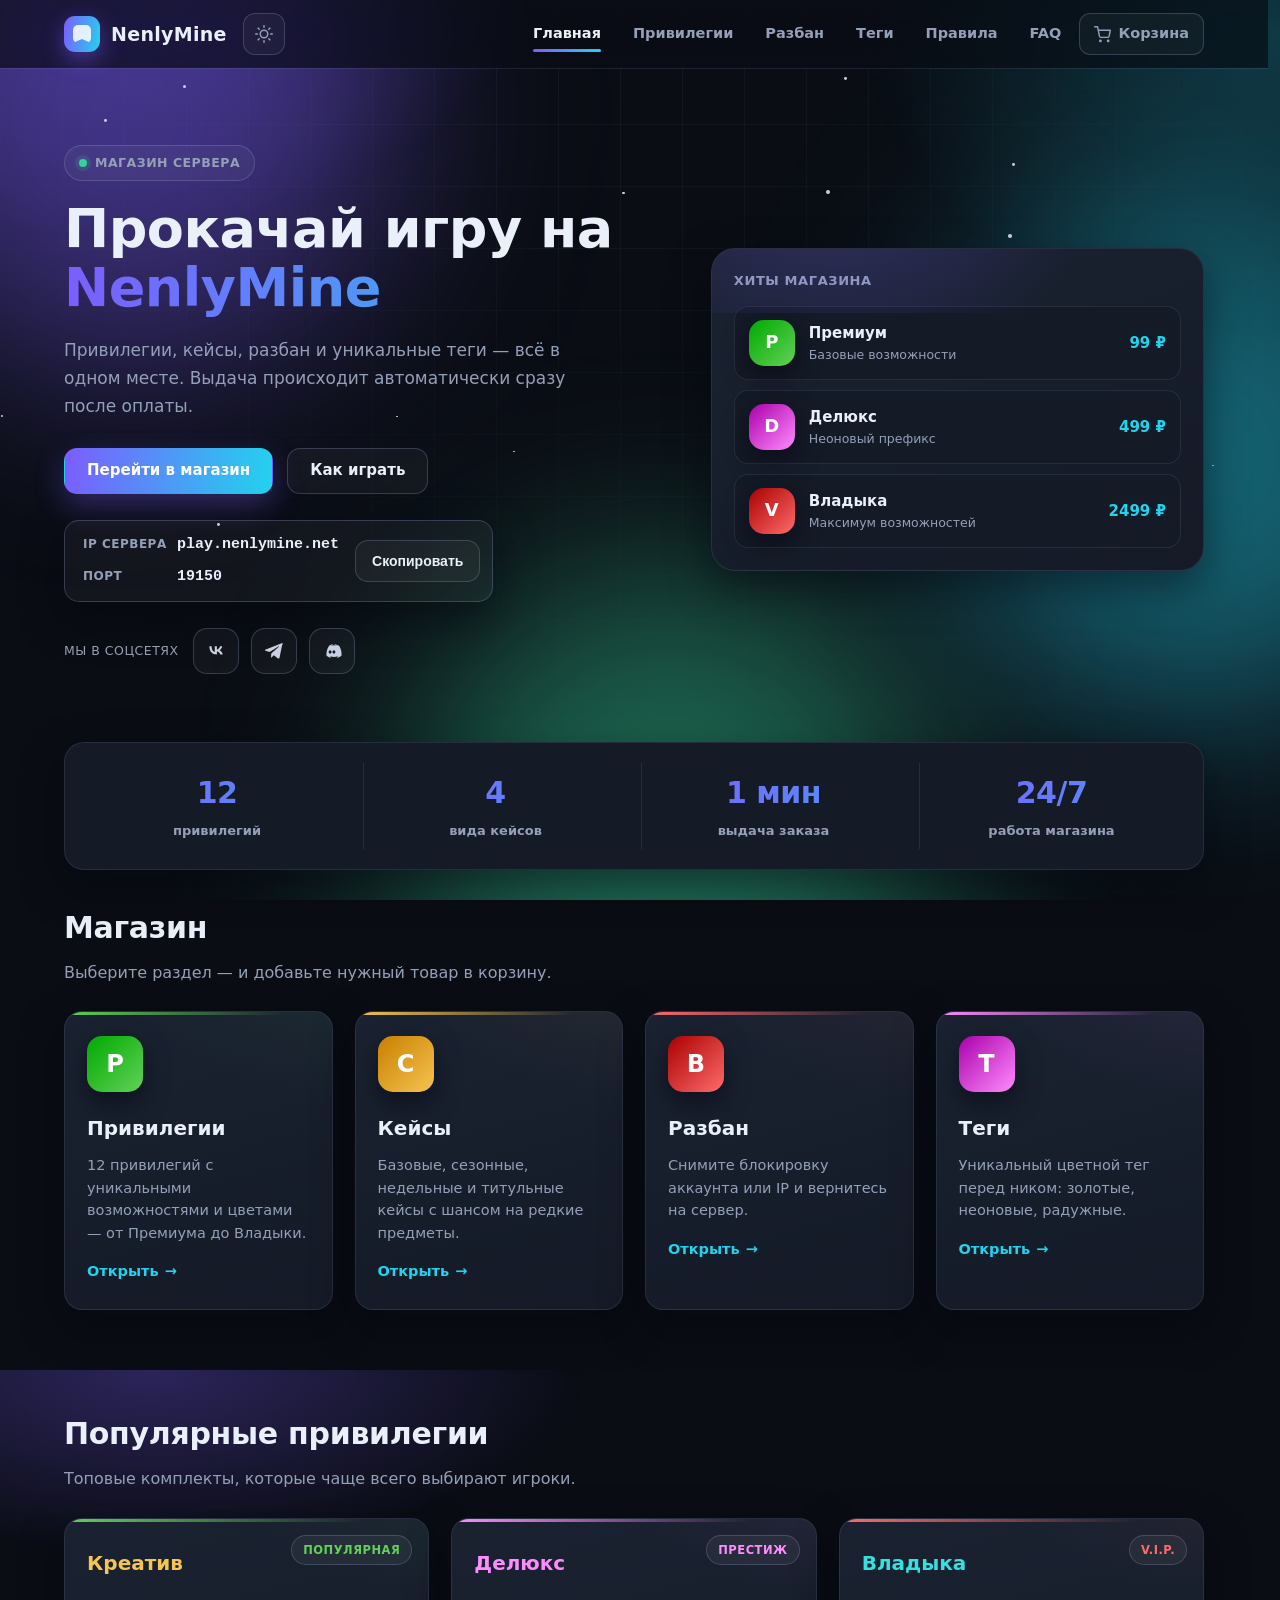
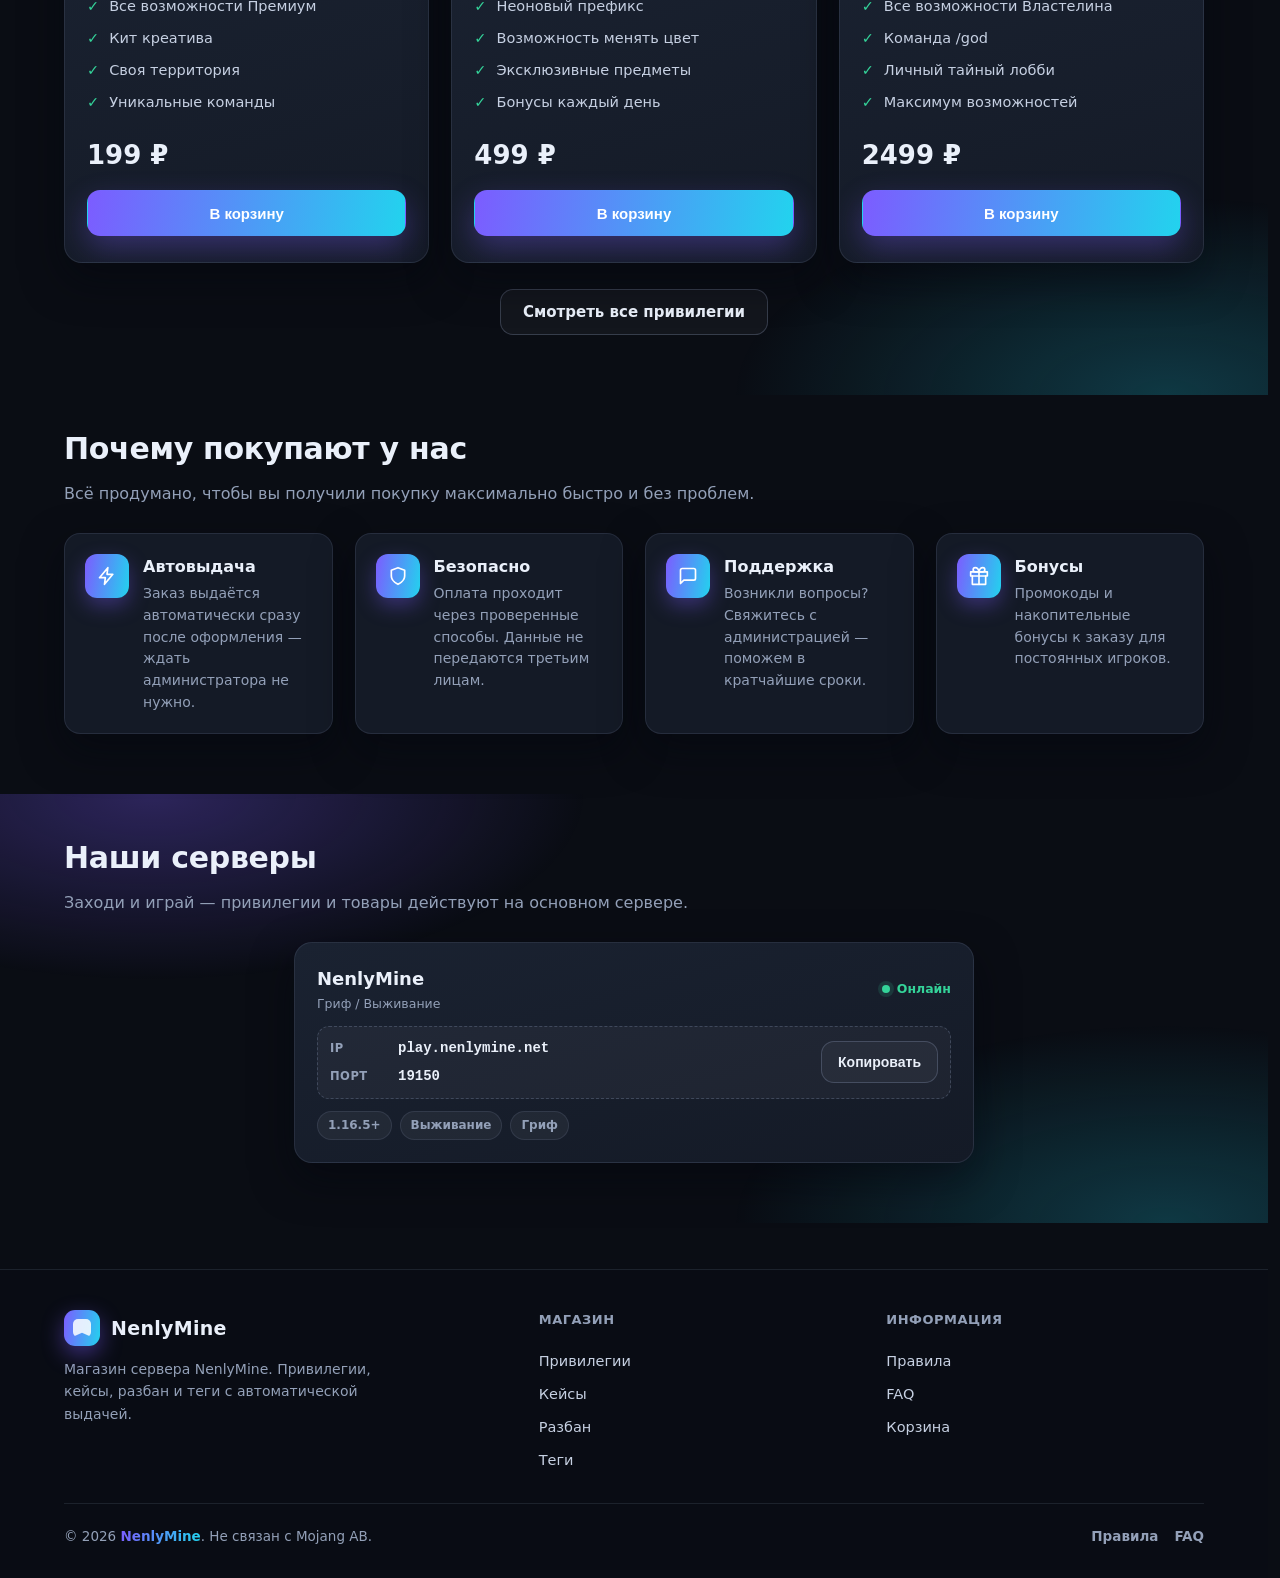
<file: index.html>
<!DOCTYPE html>
<html lang="ru">
<head>
    <meta charset="UTF-8">
    <meta name="viewport" content="width=device-width, initial-scale=1.0">
    <title>NenlyMine — Магазин сервера</title>
    <meta name="description" content="Официальный магазин сервера NenlyMine: привилегии, кейсы, разбан и теги. Мгновенная автоматическая выдача.">
    <link rel="stylesheet" href="style.css?v=11"><script>try{if(localStorage.getItem('nenlymine-theme')==='light'){document.documentElement.setAttribute('data-theme','light');}}catch(e){}</script>
</head>
<body>
    <header class="site-header">
        <div class="container">
            <a href="index.html" class="logo">
                <span class="logo-block"></span>
                <span class="logo-text">NenlyMine</span>
            </a>
            <button class="theme-toggle" id="themeToggle" type="button" aria-label="Переключить тему">
                <svg class="icon-moon" viewBox="0 0 24 24" width="18" height="18" fill="none" stroke="currentColor" stroke-width="2" stroke-linecap="round" stroke-linejoin="round"><path d="M21 12.79A9 9 0 1 1 11.21 3 7 7 0 0 0 21 12.79z"/></svg>
                <svg class="icon-sun" viewBox="0 0 24 24" width="18" height="18" fill="none" stroke="currentColor" stroke-width="2" stroke-linecap="round" stroke-linejoin="round"><circle cx="12" cy="12" r="5"/><line x1="12" y1="1" x2="12" y2="3"/><line x1="12" y1="21" x2="12" y2="23"/><line x1="4.22" y1="4.22" x2="5.64" y2="5.64"/><line x1="18.36" y1="18.36" x2="19.78" y2="19.78"/><line x1="1" y1="12" x2="3" y2="12"/><line x1="21" y1="12" x2="23" y2="12"/><line x1="4.22" y1="19.78" x2="5.64" y2="18.36"/><line x1="18.36" y1="5.64" x2="19.78" y2="4.22"/></svg>
            </button>
            <nav class="nav" id="siteNav">
                <a href="index.html" class="active">Главная</a>
                <a href="privileges.html">Привилегии</a>
                <a href="unban.html">Разбан</a>
                <a href="titles.html">Теги</a>
                <a href="rules.html">Правила</a>
                <a href="faq.html">FAQ</a>
                <a href="cart.html" class="cart-link">
                    <svg viewBox="0 0 24 24" width="17" height="17" fill="none" stroke="currentColor" stroke-width="2" stroke-linecap="round" stroke-linejoin="round"><circle cx="9" cy="21" r="1"/><circle cx="20" cy="21" r="1"/><path d="M1 1h4l2.68 13.39a2 2 0 0 0 2 1.61h9.72a2 2 0 0 0 2-1.61L23 6H6"/></svg>
                    <span class="cart-label">Корзина</span>
                    <span id="cartBadge" class="cart-count" style="display:none"></span>
                </a>
            </nav>
            <button class="hamburger" id="menuToggle" type="button" aria-label="Открыть меню" aria-expanded="false">
                <svg class="icon-burger" viewBox="0 0 24 24" width="18" height="18" fill="none" stroke="currentColor" stroke-width="2" stroke-linecap="round"><line x1="4" y1="7" x2="20" y2="7"/><line x1="4" y1="12" x2="20" y2="12"/><line x1="4" y1="17" x2="20" y2="17"/></svg>
                <svg class="icon-close" viewBox="0 0 24 24" width="18" height="18" fill="none" stroke="currentColor" stroke-width="2" stroke-linecap="round"><line x1="6" y1="6" x2="18" y2="18"/><line x1="18" y1="6" x2="6" y2="18"/></svg>
            </button>
        </div>
    </header>

    <main>
        <!-- HERO -->
        <section class="hero">
            <div class="container">
                <div class="hero-copy">
                    <span class="hero-eyebrow"><span class="dot"></span> Магазин сервера</span>
                    <h1 class="hero-title">Прокачай игру на <span class="grad-text">NenlyMine</span></h1>
                    <p class="hero-sub">Привилегии, кейсы, разбан и уникальные теги — всё в одном месте. Выдача происходит автоматически сразу после оплаты.</p>
                    <div class="hero-buttons">
                        <a href="privileges.html" class="btn btn-primary">Перейти в магазин</a>
                        <a href="#servers" class="btn btn-outline">Как играть</a>
                    </div>
                    <div class="ip-box">
                        <div class="ip-rows">
                            <div class="ip-row">
                                <span class="ip-label">IP сервера</span>
                                <code id="serverIp">play.nenlymine.net</code>
                            </div>
                            <div class="ip-row">
                                <span class="ip-label">Порт</span>
                                <code>19150</code>
                            </div>
                        </div>
                        <button type="button" class="btn btn-copy" id="copyIp" data-ip="play.nenlymine.net">Скопировать</button>
                    </div>
                </div>
                <div class="hero-panel">
                    <div class="hero-panel-title">Хиты магазина</div>
                    <div class="hero-mini">
                        <span class="thumb" style="background:linear-gradient(135deg,#00AA00,#62D158)">P</span>
                        <div class="hero-mini-body">
                            <div class="hero-mini-name">Премиум</div>
                            <div class="hero-mini-meta">Базовые возможности</div>
                        </div>
                        <span class="hero-mini-price">99 ₽</span>
                    </div>
                    <div class="hero-mini">
                        <span class="thumb" style="background:linear-gradient(135deg,#AA00AA,#FF8CFF)">D</span>
                        <div class="hero-mini-body">
                            <div class="hero-mini-name">Делюкс</div>
                            <div class="hero-mini-meta">Неоновый префикс</div>
                        </div>
                        <span class="hero-mini-price">499 ₽</span>
                    </div>
                    <div class="hero-mini">
                        <span class="thumb" style="background:linear-gradient(135deg,#AA0000,#FF6B6B)">V</span>
                        <div class="hero-mini-body">
                            <div class="hero-mini-name">Владыка</div>
                            <div class="hero-mini-meta">Максимум возможностей</div>
                        </div>
                        <span class="hero-mini-price">2499 ₽</span>
                    </div>
                </div>
            </div>
        </section>

        <!-- СТАТИСТИКА -->
        <section class="stats">
            <div class="container">
                <div class="stats-grid">
                    <div class="stat"><span class="stat-num">12</span><span class="stat-label">привилегий</span></div>
                    <div class="stat"><span class="stat-num">4</span><span class="stat-label">вида кейсов</span></div>
                    <div class="stat"><span class="stat-num">1 мин</span><span class="stat-label">выдача заказа</span></div>
                    <div class="stat"><span class="stat-num">24/7</span><span class="stat-label">работа магазина</span></div>
                </div>
            </div>
        </section>

        <!-- МАГАЗИН -->
        <section class="section" id="shop-section">
            <div class="container">
                <div class="section-head">
                    <h2 class="section-title">Магазин</h2>
                    <p class="section-sub">Выберите раздел — и добавьте нужный товар в корзину.</p>
                </div>
                <div class="grid grid-4">
                    <a href="privileges.html" class="card card-link cat-card" style="--c:#62D158">
                        <div class="thumb" style="background:linear-gradient(135deg,#00AA00,#62D158)">P</div>
                        <h3 class="card-title">Привилегии</h3>
                        <p class="card-desc">12 привилегий с уникальными возможностями и цветами — от Премиума до Владыки.</p>
                        <span class="card-link-go">Открыть</span>
                    </a>
                    <a href="privileges.html#cases" class="card card-link cat-card" style="--c:#F5C451">
                        <div class="thumb" style="background:linear-gradient(135deg,#C97F00,#F5C451)">C</div>
                        <h3 class="card-title">Кейсы</h3>
                        <p class="card-desc">Базовые, сезонные, недельные и титульные кейсы с шансом на редкие предметы.</p>
                        <span class="card-link-go">Открыть</span>
                    </a>
                    <a href="unban.html" class="card card-link cat-card" style="--c:#FF6B6B">
                        <div class="thumb" style="background:linear-gradient(135deg,#AA0000,#FF6B6B)">B</div>
                        <h3 class="card-title">Разбан</h3>
                        <p class="card-desc">Снимите блокировку аккаунта или IP и вернитесь на сервер.</p>
                        <span class="card-link-go">Открыть</span>
                    </a>
                    <a href="titles.html" class="card card-link cat-card" style="--c:#FF8CFF">
                        <div class="thumb" style="background:linear-gradient(135deg,#AA00AA,#FF8CFF)">T</div>
                        <h3 class="card-title">Теги</h3>
                        <p class="card-desc">Уникальный цветной тег перед ником: золотые, неоновые, радужные.</p>
                        <span class="card-link-go">Открыть</span>
                    </a>
                </div>
            </div>
        </section>

        <!-- ПОПУЛЯРНЫЕ ПРИВИЛЕГИИ -->
        <section class="section section-alt">
            <div class="container">
                <div class="section-head">
                    <h2 class="section-title">Популярные привилегии</h2>
                    <p class="section-sub">Топовые комплекты, которые чаще всего выбирают игроки.</p>
                </div>
                <div class="grid grid-3">
                    <div class="card" style="--c:#62D158" data-kind="group" data-group="creative" data-label="Креатив" data-price="199">
                        <div class="card-badge">Популярная</div>
                        <h3 class="card-title creative">Креатив</h3>
                        <ul class="card-features">
                            <li>Все возможности Премиум</li>
                            <li>Кит креатива</li>
                            <li>Своя территория</li>
                            <li>Уникальные команды</li>
                        </ul>
                        <div class="card-price">199 ₽</div>
                        <button type="button" class="btn btn-buy btn-add-cart">В корзину</button>
                    </div>
                    <div class="card" style="--c:#FF8CFF" data-kind="group" data-group="delux" data-label="Делюкс" data-price="499">
                        <div class="card-badge">Престиж</div>
                        <h3 class="card-title deluxe">Делюкс</h3>
                        <ul class="card-features">
                            <li>Неоновый префикс</li>
                            <li>Возможность менять цвет</li>
                            <li>Эксклюзивные предметы</li>
                            <li>Бонусы каждый день</li>
                        </ul>
                        <div class="card-price">499 ₽</div>
                        <button type="button" class="btn btn-buy btn-add-cart">В корзину</button>
                    </div>
                    <div class="card" style="--c:#FF6B6B" data-kind="group" data-group="vladika" data-label="Владыка" data-price="2499">
                        <div class="card-badge">V.I.P.</div>
                        <h3 class="card-title sovereign">Владыка</h3>
                        <ul class="card-features">
                            <li>Все возможности Властелина</li>
                            <li>Команда /god</li>
                            <li>Личный тайный лобби</li>
                            <li>Максимум возможностей</li>
                        </ul>
                        <div class="card-price">2499 ₽</div>
                        <button type="button" class="btn btn-buy btn-add-cart">В корзину</button>
                    </div>
                </div>
                <div class="section-more">
                    <a href="privileges.html" class="btn btn-outline">Смотреть все привилегии</a>
                </div>
            </div>
        </section>

        <!-- ПОЧЕМУ МЫ -->
        <section class="section">
            <div class="container">
                <div class="section-head">
                    <h2 class="section-title">Почему покупают у нас</h2>
                    <p class="section-sub">Всё продумано, чтобы вы получили покупку максимально быстро и без проблем.</p>
                </div>
                <div class="grid grid-4">
                    <div class="feature">
                        <span class="feature-icon"><svg viewBox="0 0 24 24" width="20" height="20" fill="none" stroke="currentColor" stroke-width="2" stroke-linecap="round" stroke-linejoin="round"><path d="M13 2 3 14h7l-1 8 10-12h-7l1-8z"/></svg></span>
                        <div>
                            <h3>Автовыдача</h3>
                            <p>Заказ выдаётся автоматически сразу после оформления — ждать администратора не нужно.</p>
                        </div>
                    </div>
                    <div class="feature">
                        <span class="feature-icon"><svg viewBox="0 0 24 24" width="20" height="20" fill="none" stroke="currentColor" stroke-width="2" stroke-linecap="round" stroke-linejoin="round"><path d="M12 22s8-4 8-10V5l-8-3-8 3v7c0 6 8 10 8 10z"/></svg></span>
                        <div>
                            <h3>Безопасно</h3>
                            <p>Оплата проходит через проверенные способы. Данные не передаются третьим лицам.</p>
                        </div>
                    </div>
                    <div class="feature">
                        <span class="feature-icon"><svg viewBox="0 0 24 24" width="20" height="20" fill="none" stroke="currentColor" stroke-width="2" stroke-linecap="round" stroke-linejoin="round"><path d="M21 15a2 2 0 0 1-2 2H7l-4 4V5a2 2 0 0 1 2-2h14a2 2 0 0 1 2 2z"/></svg></span>
                        <div>
                            <h3>Поддержка</h3>
                            <p>Возникли вопросы? Свяжитесь с администрацией — поможем в кратчайшие сроки.</p>
                        </div>
                    </div>
                    <div class="feature">
                        <span class="feature-icon"><svg viewBox="0 0 24 24" width="20" height="20" fill="none" stroke="currentColor" stroke-width="2" stroke-linecap="round" stroke-linejoin="round"><path d="M20 12v10H4V12"/><path d="M2 7h20v5H2z"/><path d="M12 22V7"/><path d="M12 7H7.5a2.5 2.5 0 0 1 0-5C11 2 12 7 12 7z"/><path d="M12 7h4.5a2.5 2.5 0 0 0 0-5C13 2 12 7 12 7z"/></svg></span>
                        <div>
                            <h3>Бонусы</h3>
                            <p>Промокоды и накопительные бонусы к заказу для постоянных игроков.</p>
                        </div>
                    </div>
                </div>
            </div>
        </section>

        <!-- СЕРВЕРЫ -->
        <section class="section section-alt" id="servers">
            <div class="container">
                <div class="section-head">
                    <h2 class="section-title">Наши серверы</h2>
                    <p class="section-sub">Заходи и играй — привилегии и товары действуют на основном сервере.</p>
                </div>
                <div class="grid grid-servers">
                    <div class="server">
                        <div class="server-top">
                            <div>
                                <div class="server-name">NenlyMine</div>
                                <div class="server-mode">Гриф / Выживание</div>
                            </div>
                            <span class="status-dot">Онлайн</span>
                        </div>
                        <div class="server-ip">
                            <div class="server-ip-fields">
                                <div class="server-ip-row">
                                    <span class="server-ip-label">IP</span>
                                    <code class="server-ip-value">play.nenlymine.net</code>
                                </div>
                                <div class="server-ip-row">
                                    <span class="server-ip-label">Порт</span>
                                    <code>19150</code>
                                </div>
                            </div>
                            <button type="button" class="btn btn-copy" data-copy="play.nenlymine.net">Копировать</button>
                        </div>
                        <div class="server-tags">
                            <span class="tag-chip">1.16.5+</span>
                            <span class="tag-chip">Выживание</span>
                            <span class="tag-chip">Гриф</span>
                        </div>
                    </div>
                </div>
            </div>
        </section>
    </main>

    <footer class="site-footer">
        <div class="container">
            <div class="footer-grid">
                <div class="footer-brand-col">
                    <a href="index.html" class="logo">
                        <span class="logo-block"></span>
                        <span class="logo-text">NenlyMine</span>
                    </a>
                    <p class="footer-about">Магазин сервера NenlyMine. Привилегии, кейсы, разбан и теги с автоматической выдачей.</p>
                </div>
                <div class="footer-col">
                    <h4>Магазин</h4>
                    <a href="privileges.html">Привилегии</a>
                    <a href="privileges.html#cases">Кейсы</a>
                    <a href="unban.html">Разбан</a>
                    <a href="titles.html">Теги</a>
                </div>
                <div class="footer-col">
                    <h4>Информация</h4>
                    <a href="rules.html">Правила</a>
                    <a href="faq.html">FAQ</a>
                    <a href="cart.html">Корзина</a>
                </div>
            </div>
            <div class="footer-bottom">
                <p class="footer-note">© 2026 <span class="footer-brand">NenlyMine</span>. Не связан с Mojang AB.</p>
                <div class="footer-links">
                    <a href="rules.html">Правила</a>
                    <a href="faq.html">FAQ</a>
                </div>
            </div>
        </div>
    </footer>
    <script src="script.js"></script>
</body>
</html>
</file>
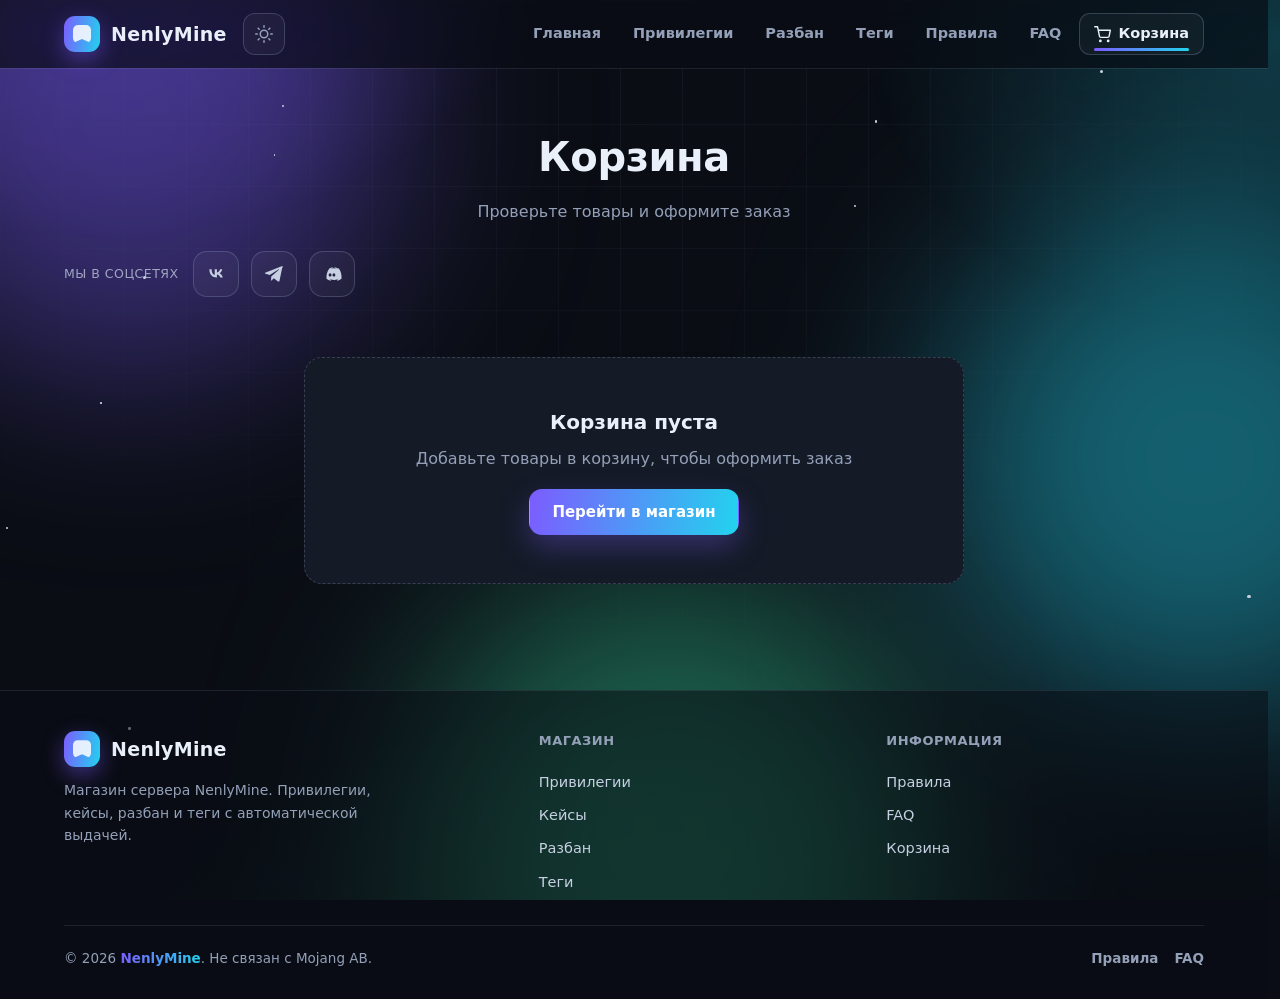
<file: cart.html>
<!DOCTYPE html>
<html lang="ru">
<head>
    <meta charset="UTF-8">
    <meta name="viewport" content="width=device-width, initial-scale=1.0">
    <title>NenlyMine — Корзина</title>
    <link rel="stylesheet" href="style.css?v=11"><script>try{if(localStorage.getItem('nenlymine-theme')==='light'){document.documentElement.setAttribute('data-theme','light');}}catch(e){}</script>
</head>
<body>
    <header class="site-header">
        <div class="container">
            <a href="index.html" class="logo">
                <span class="logo-block"></span>
                <span class="logo-text">NenlyMine</span>
            </a>
            <button class="theme-toggle" id="themeToggle" type="button" aria-label="Переключить тему">
                <svg class="icon-moon" viewBox="0 0 24 24" width="18" height="18" fill="none" stroke="currentColor" stroke-width="2" stroke-linecap="round" stroke-linejoin="round"><path d="M21 12.79A9 9 0 1 1 11.21 3 7 7 0 0 0 21 12.79z"/></svg>
                <svg class="icon-sun" viewBox="0 0 24 24" width="18" height="18" fill="none" stroke="currentColor" stroke-width="2" stroke-linecap="round" stroke-linejoin="round"><circle cx="12" cy="12" r="5"/><line x1="12" y1="1" x2="12" y2="3"/><line x1="12" y1="21" x2="12" y2="23"/><line x1="4.22" y1="4.22" x2="5.64" y2="5.64"/><line x1="18.36" y1="18.36" x2="19.78" y2="19.78"/><line x1="1" y1="12" x2="3" y2="12"/><line x1="21" y1="12" x2="23" y2="12"/><line x1="4.22" y1="19.78" x2="5.64" y2="18.36"/><line x1="18.36" y1="5.64" x2="19.78" y2="4.22"/></svg>
            </button>
            <nav class="nav" id="siteNav">
                <a href="index.html">Главная</a>
                <a href="privileges.html">Привилегии</a>
                <a href="unban.html">Разбан</a>
                <a href="titles.html">Теги</a>
                <a href="rules.html">Правила</a>
                <a href="faq.html">FAQ</a>
                <a href="cart.html" class="active cart-link">
                    <svg viewBox="0 0 24 24" width="17" height="17" fill="none" stroke="currentColor" stroke-width="2" stroke-linecap="round" stroke-linejoin="round"><circle cx="9" cy="21" r="1"/><circle cx="20" cy="21" r="1"/><path d="M1 1h4l2.68 13.39a2 2 0 0 0 2 1.61h9.72a2 2 0 0 0 2-1.61L23 6H6"/></svg>
                    <span class="cart-label">Корзина</span>
                    <span id="cartBadge" class="cart-count" style="display:none"></span>
                </a>
            </nav>
            <button class="hamburger" id="menuToggle" type="button" aria-label="Открыть меню" aria-expanded="false">
                <svg class="icon-burger" viewBox="0 0 24 24" width="18" height="18" fill="none" stroke="currentColor" stroke-width="2" stroke-linecap="round"><line x1="4" y1="7" x2="20" y2="7"/><line x1="4" y1="12" x2="20" y2="12"/><line x1="4" y1="17" x2="20" y2="17"/></svg>
                <svg class="icon-close" viewBox="0 0 24 24" width="18" height="18" fill="none" stroke="currentColor" stroke-width="2" stroke-linecap="round"><line x1="6" y1="6" x2="18" y2="18"/><line x1="18" y1="6" x2="6" y2="18"/></svg>
            </button>
        </div>
    </header>

    <main>
        <section class="page-hero">
            <div class="container">
                <h1 class="page-hero-title">Корзина</h1>
                <p class="page-hero-sub">Проверьте товары и оформите заказ</p>
            </div>
        </section>

        <section class="section">
            <div class="container container-narrow">
                <div class="cart-page">
                    <div id="cartEmpty" class="cart-empty">
                        <h3>Корзина пуста</h3>
                        <p>Добавьте товары в корзину, чтобы оформить заказ</p>
                        <a href="privileges.html" class="btn btn-primary" style="margin-top:18px">Перейти в магазин</a>
                    </div>

                    <div id="cartList"></div>

                    <form id="orderForm" class="form-card">
                        <div class="card">
                            <h3 class="card-title">Оформление заказа</h3>

                            <div class="form-line">
                                <label for="nick">Ник игрока</label>
                                <input id="nick" name="nick" type="text" placeholder="Например: Steve" autocomplete="off" required>
                            </div>

                            <div id="qtyWrap" class="form-line" style="display:none">
                                <label for="qty">Количество кейсов</label>
                                <input id="qty" name="qty" type="number" min="1" max="999" value="1" inputmode="numeric">
                                <small class="form-hint">Применяется к каждому кейсу в корзине. С промокодом будет начислен бонус.</small>
                            </div>

                            <div id="promoWrap" class="form-line" style="display:none">
                                <label for="promo">Промокод</label>
                                <input id="promo" name="promo" type="text" placeholder="Необязательно" autocomplete="off" spellcheck="false">
                            </div>

                            <div class="cart-summary">
                                <div class="line">
                                    <span>Итого</span>
                                    <span class="price-total" id="cartSum">0 ₽</span>
                                </div>
                            </div>

                            <button type="submit" class="btn btn-primary btn-big">Оформить заказ</button>
                            <div id="orderResult" class="order-result"></div>
                        </div>
                    </form>
                </div>
            </div>
        </section>
    </main>

    <footer class="site-footer">
        <div class="container">
            <div class="footer-grid">
                <div class="footer-brand-col">
                    <a href="index.html" class="logo">
                        <span class="logo-block"></span>
                        <span class="logo-text">NenlyMine</span>
                    </a>
                    <p class="footer-about">Магазин сервера NenlyMine. Привилегии, кейсы, разбан и теги с автоматической выдачей.</p>
                </div>
                <div class="footer-col">
                    <h4>Магазин</h4>
                    <a href="privileges.html">Привилегии</a>
                    <a href="privileges.html#cases">Кейсы</a>
                    <a href="unban.html">Разбан</a>
                    <a href="titles.html">Теги</a>
                </div>
                <div class="footer-col">
                    <h4>Информация</h4>
                    <a href="rules.html">Правила</a>
                    <a href="faq.html">FAQ</a>
                    <a href="cart.html">Корзина</a>
                </div>
            </div>
            <div class="footer-bottom">
                <p class="footer-note">© 2026 <span class="footer-brand">NenlyMine</span>. Не связан с Mojang AB.</p>
                <div class="footer-links">
                    <a href="rules.html">Правила</a>
                    <a href="faq.html">FAQ</a>
                </div>
            </div>
        </div>
    </footer>

    <script src="script.js"></script>
</body>
</html>
</file>
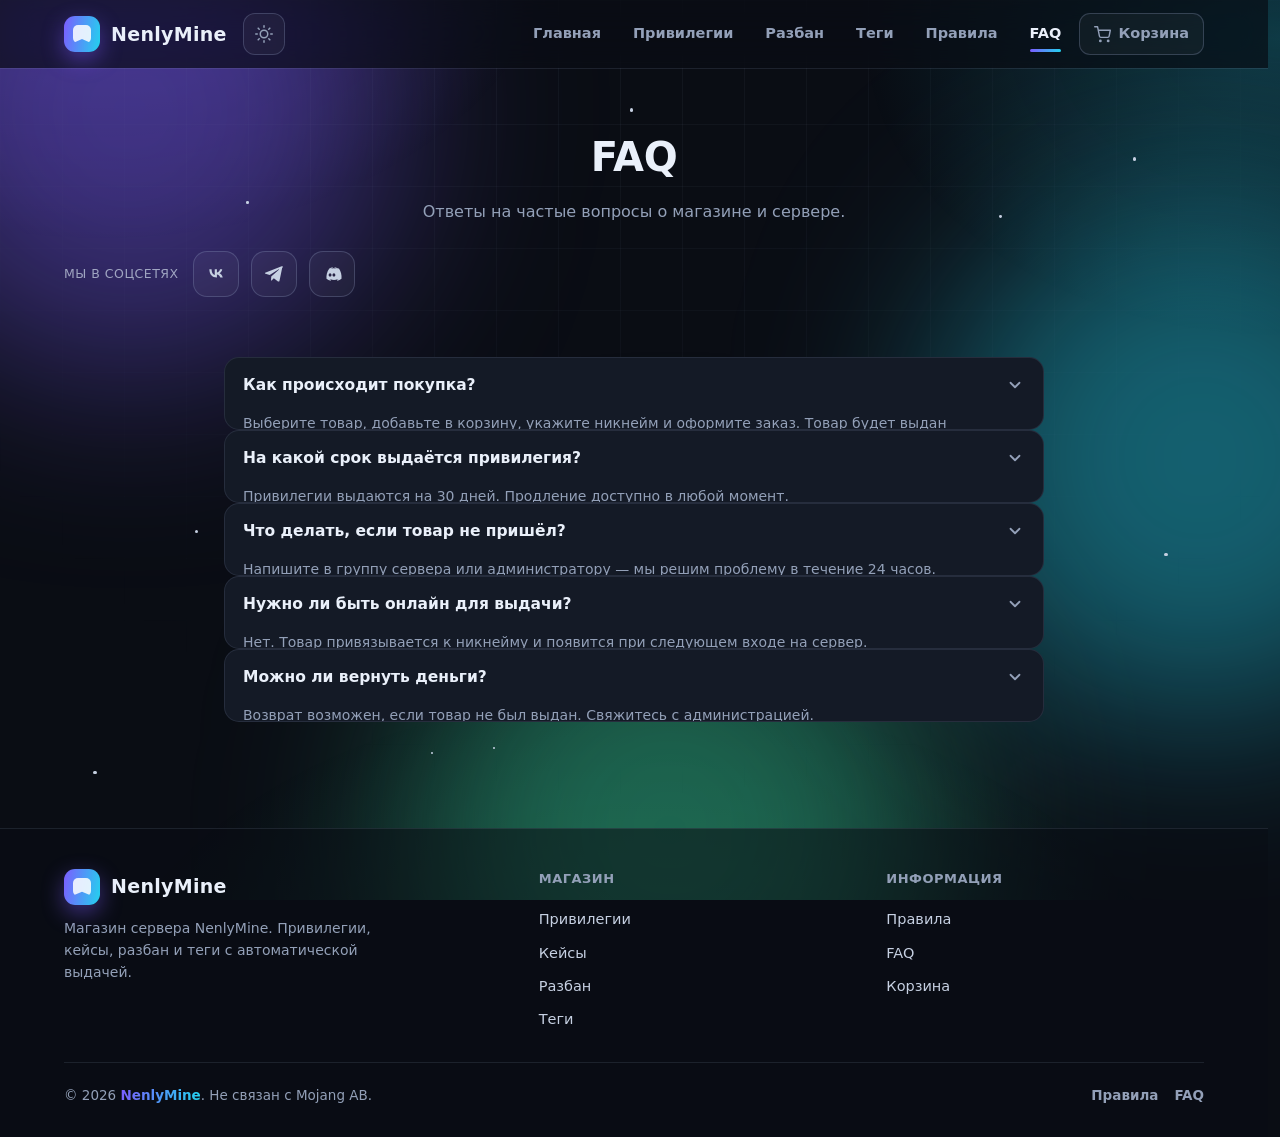
<file: faq.html>
<!DOCTYPE html>
<html lang="ru">
<head>
    <meta charset="UTF-8">
    <meta name="viewport" content="width=device-width, initial-scale=1.0">
    <title>NenlyMine — FAQ</title>
    <link rel="stylesheet" href="style.css?v=11"><script>try{if(localStorage.getItem('nenlymine-theme')==='light'){document.documentElement.setAttribute('data-theme','light');}}catch(e){}</script>
</head>
<body>
    <header class="site-header">
        <div class="container">
            <a href="index.html" class="logo">
                <span class="logo-block"></span>
                <span class="logo-text">NenlyMine</span>
            </a>
            <button class="theme-toggle" id="themeToggle" type="button" aria-label="Переключить тему">
                <svg class="icon-moon" viewBox="0 0 24 24" width="18" height="18" fill="none" stroke="currentColor" stroke-width="2" stroke-linecap="round" stroke-linejoin="round"><path d="M21 12.79A9 9 0 1 1 11.21 3 7 7 0 0 0 21 12.79z"/></svg>
                <svg class="icon-sun" viewBox="0 0 24 24" width="18" height="18" fill="none" stroke="currentColor" stroke-width="2" stroke-linecap="round" stroke-linejoin="round"><circle cx="12" cy="12" r="5"/><line x1="12" y1="1" x2="12" y2="3"/><line x1="12" y1="21" x2="12" y2="23"/><line x1="4.22" y1="4.22" x2="5.64" y2="5.64"/><line x1="18.36" y1="18.36" x2="19.78" y2="19.78"/><line x1="1" y1="12" x2="3" y2="12"/><line x1="21" y1="12" x2="23" y2="12"/><line x1="4.22" y1="19.78" x2="5.64" y2="18.36"/><line x1="18.36" y1="5.64" x2="19.78" y2="4.22"/></svg>
            </button>
            <nav class="nav" id="siteNav">
                <a href="index.html">Главная</a>
                <a href="privileges.html">Привилегии</a>
                <a href="unban.html">Разбан</a>
                <a href="titles.html">Теги</a>
                <a href="rules.html">Правила</a>
                <a href="faq.html" class="active">FAQ</a>
                <a href="cart.html" class="cart-link">
                    <svg viewBox="0 0 24 24" width="17" height="17" fill="none" stroke="currentColor" stroke-width="2" stroke-linecap="round" stroke-linejoin="round"><circle cx="9" cy="21" r="1"/><circle cx="20" cy="21" r="1"/><path d="M1 1h4l2.68 13.39a2 2 0 0 0 2 1.61h9.72a2 2 0 0 0 2-1.61L23 6H6"/></svg>
                    <span class="cart-label">Корзина</span>
                    <span id="cartBadge" class="cart-count" style="display:none"></span>
                </a>
            </nav>
            <button class="hamburger" id="menuToggle" type="button" aria-label="Открыть меню" aria-expanded="false">
                <svg class="icon-burger" viewBox="0 0 24 24" width="18" height="18" fill="none" stroke="currentColor" stroke-width="2" stroke-linecap="round"><line x1="4" y1="7" x2="20" y2="7"/><line x1="4" y1="12" x2="20" y2="12"/><line x1="4" y1="17" x2="20" y2="17"/></svg>
                <svg class="icon-close" viewBox="0 0 24 24" width="18" height="18" fill="none" stroke="currentColor" stroke-width="2" stroke-linecap="round"><line x1="6" y1="6" x2="18" y2="18"/><line x1="18" y1="6" x2="6" y2="18"/></svg>
            </button>
        </div>
    </header>

    <main>
        <section class="page-hero">
            <div class="container">
                <h1 class="page-hero-title">FAQ</h1>
                <p class="page-hero-sub">Ответы на частые вопросы о магазине и сервере.</p>
            </div>
        </section>

        <section class="section">
            <div class="container container-narrow">
                <div class="faq-item">
                    <button type="button" class="faq-q" aria-expanded="false">Как происходит покупка?<span class="faq-arrow"></span></button>
                    <div class="faq-a"><p>Выберите товар, добавьте в корзину, укажите никнейм и оформите заказ. Товар будет выдан автоматически в течение нескольких минут.</p></div>
                </div>
                <div class="faq-item">
                    <button type="button" class="faq-q" aria-expanded="false">На какой срок выдаётся привилегия?<span class="faq-arrow"></span></button>
                    <div class="faq-a"><p>Привилегии выдаются на 30 дней. Продление доступно в любой момент.</p></div>
                </div>
                <div class="faq-item">
                    <button type="button" class="faq-q" aria-expanded="false">Что делать, если товар не пришёл?<span class="faq-arrow"></span></button>
                    <div class="faq-a"><p>Напишите в группу сервера или администратору — мы решим проблему в течение 24 часов.</p></div>
                </div>
                <div class="faq-item">
                    <button type="button" class="faq-q" aria-expanded="false">Нужно ли быть онлайн для выдачи?<span class="faq-arrow"></span></button>
                    <div class="faq-a"><p>Нет. Товар привязывается к никнейму и появится при следующем входе на сервер.</p></div>
                </div>
                <div class="faq-item">
                    <button type="button" class="faq-q" aria-expanded="false">Можно ли вернуть деньги?<span class="faq-arrow"></span></button>
                    <div class="faq-a"><p>Возврат возможен, если товар не был выдан. Свяжитесь с администрацией.</p></div>
                </div>
            </div>
        </section>
    </main>

    <footer class="site-footer">
        <div class="container">
            <div class="footer-grid">
                <div class="footer-brand-col">
                    <a href="index.html" class="logo">
                        <span class="logo-block"></span>
                        <span class="logo-text">NenlyMine</span>
                    </a>
                    <p class="footer-about">Магазин сервера NenlyMine. Привилегии, кейсы, разбан и теги с автоматической выдачей.</p>
                </div>
                <div class="footer-col">
                    <h4>Магазин</h4>
                    <a href="privileges.html">Привилегии</a>
                    <a href="privileges.html#cases">Кейсы</a>
                    <a href="unban.html">Разбан</a>
                    <a href="titles.html">Теги</a>
                </div>
                <div class="footer-col">
                    <h4>Информация</h4>
                    <a href="rules.html">Правила</a>
                    <a href="faq.html">FAQ</a>
                    <a href="cart.html">Корзина</a>
                </div>
            </div>
            <div class="footer-bottom">
                <p class="footer-note">© 2026 <span class="footer-brand">NenlyMine</span>. Не связан с Mojang AB.</p>
                <div class="footer-links">
                    <a href="rules.html">Правила</a>
                    <a href="faq.html">FAQ</a>
                </div>
            </div>
        </div>
    </footer>
    <script src="script.js"></script>
</body>
</html>
</file>
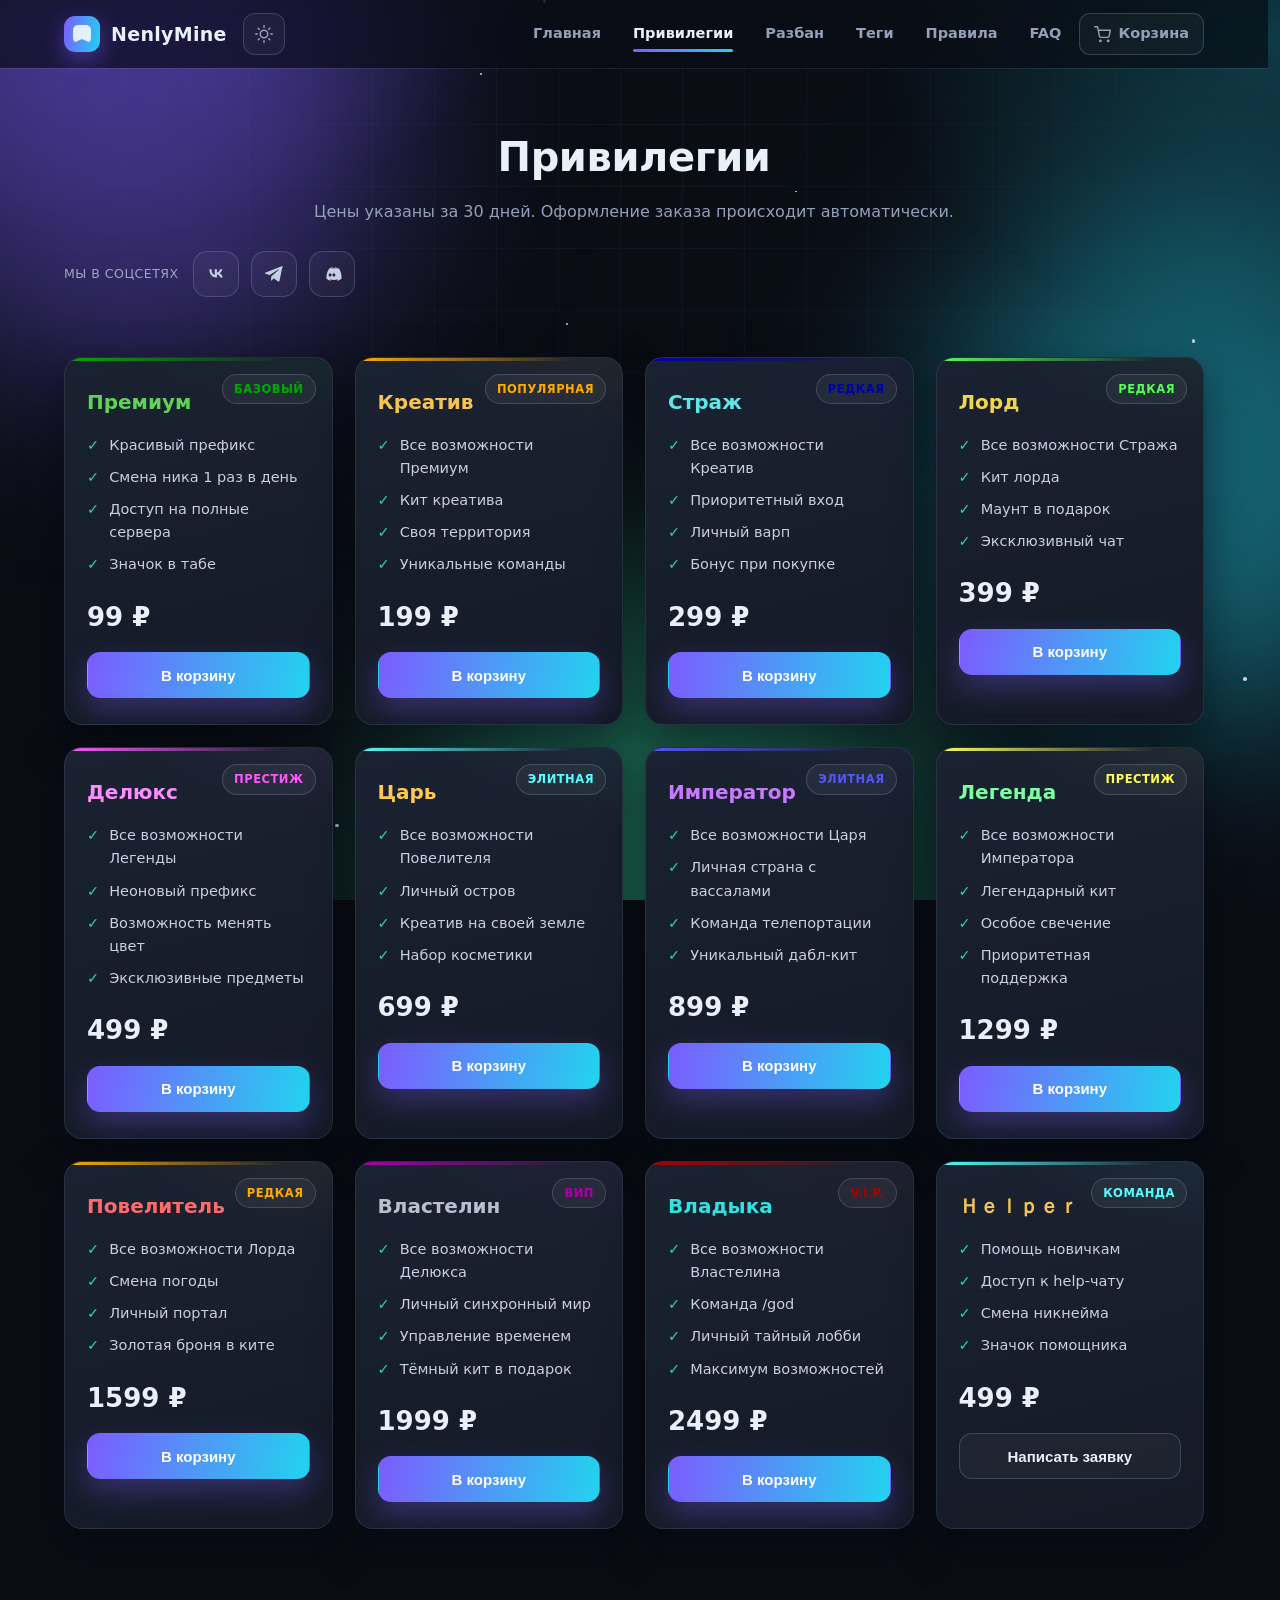
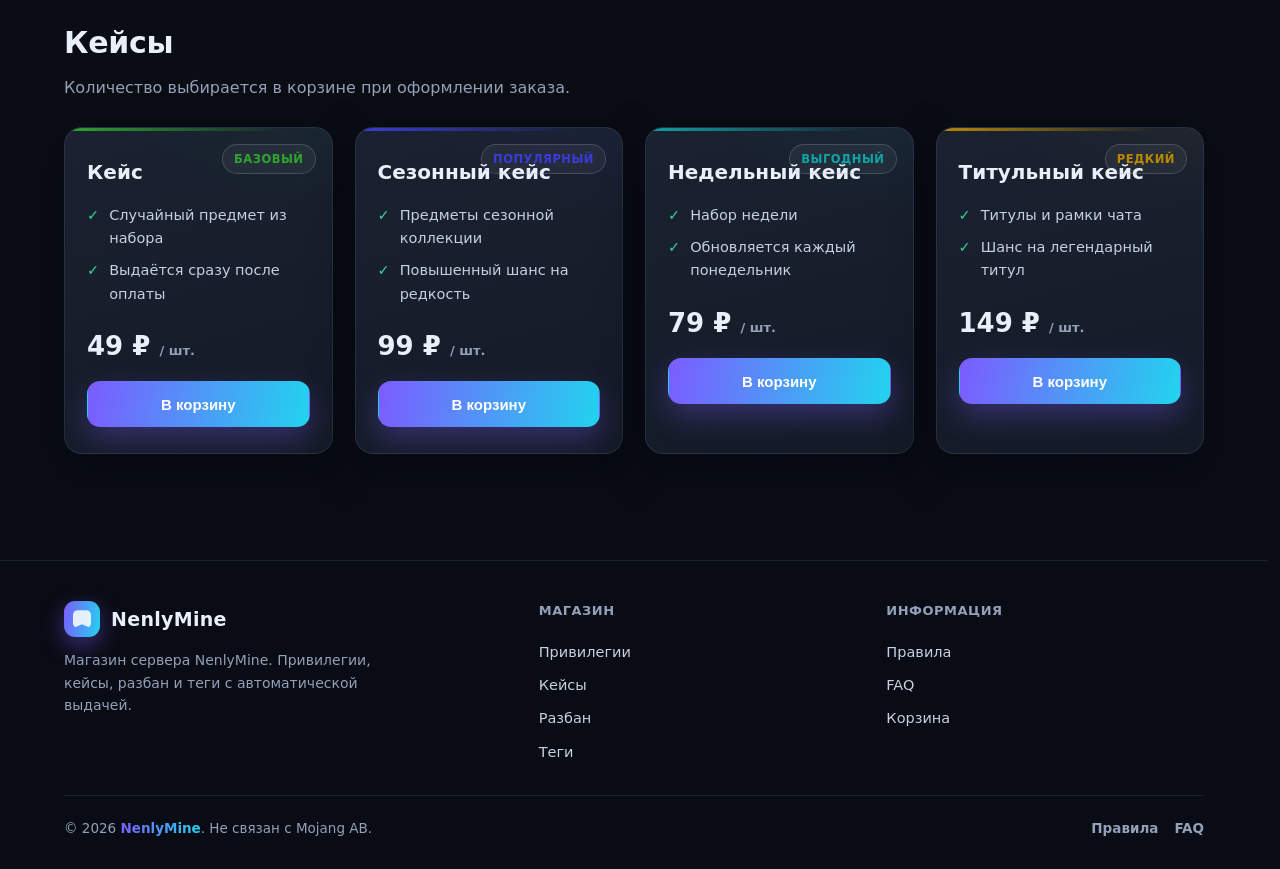
<file: privileges.html>
<!DOCTYPE html>
<html lang="ru">
<head>
    <meta charset="UTF-8">
    <meta name="viewport" content="width=device-width, initial-scale=1.0">
    <title>NenlyMine — Привилегии</title>
    <link rel="stylesheet" href="style.css?v=11"><script>try{if(localStorage.getItem('nenlymine-theme')==='light'){document.documentElement.setAttribute('data-theme','light');}}catch(e){}</script>
</head>
<body>
    <header class="site-header">
        <div class="container">
            <a href="index.html" class="logo">
                <span class="logo-block"></span>
                <span class="logo-text">NenlyMine</span>
            </a>
            <button class="theme-toggle" id="themeToggle" type="button" aria-label="Переключить тему">
                <svg class="icon-moon" viewBox="0 0 24 24" width="18" height="18" fill="none" stroke="currentColor" stroke-width="2" stroke-linecap="round" stroke-linejoin="round"><path d="M21 12.79A9 9 0 1 1 11.21 3 7 7 0 0 0 21 12.79z"/></svg>
                <svg class="icon-sun" viewBox="0 0 24 24" width="18" height="18" fill="none" stroke="currentColor" stroke-width="2" stroke-linecap="round" stroke-linejoin="round"><circle cx="12" cy="12" r="5"/><line x1="12" y1="1" x2="12" y2="3"/><line x1="12" y1="21" x2="12" y2="23"/><line x1="4.22" y1="4.22" x2="5.64" y2="5.64"/><line x1="18.36" y1="18.36" x2="19.78" y2="19.78"/><line x1="1" y1="12" x2="3" y2="12"/><line x1="21" y1="12" x2="23" y2="12"/><line x1="4.22" y1="19.78" x2="5.64" y2="18.36"/><line x1="18.36" y1="5.64" x2="19.78" y2="4.22"/></svg>
            </button>
            <nav class="nav" id="siteNav">
                <a href="index.html">Главная</a>
                <a href="privileges.html" class="active">Привилегии</a>
                <a href="unban.html">Разбан</a>
                <a href="titles.html">Теги</a>
                <a href="rules.html">Правила</a>
                <a href="faq.html">FAQ</a>
                <a href="cart.html" class="cart-link">
                    <svg viewBox="0 0 24 24" width="17" height="17" fill="none" stroke="currentColor" stroke-width="2" stroke-linecap="round" stroke-linejoin="round"><circle cx="9" cy="21" r="1"/><circle cx="20" cy="21" r="1"/><path d="M1 1h4l2.68 13.39a2 2 0 0 0 2 1.61h9.72a2 2 0 0 0 2-1.61L23 6H6"/></svg>
                    <span class="cart-label">Корзина</span>
                    <span id="cartBadge" class="cart-count" style="display:none"></span>
                </a>
            </nav>
            <button class="hamburger" id="menuToggle" type="button" aria-label="Открыть меню" aria-expanded="false">
                <svg class="icon-burger" viewBox="0 0 24 24" width="18" height="18" fill="none" stroke="currentColor" stroke-width="2" stroke-linecap="round"><line x1="4" y1="7" x2="20" y2="7"/><line x1="4" y1="12" x2="20" y2="12"/><line x1="4" y1="17" x2="20" y2="17"/></svg>
                <svg class="icon-close" viewBox="0 0 24 24" width="18" height="18" fill="none" stroke="currentColor" stroke-width="2" stroke-linecap="round"><line x1="6" y1="6" x2="18" y2="18"/><line x1="18" y1="6" x2="6" y2="18"/></svg>
            </button>
        </div>
    </header>

    <main>
        <section class="page-hero">
            <div class="container">
                <h1 class="page-hero-title">Привилегии</h1>
                <p class="page-hero-sub">Цены указаны за 30 дней. Оформление заказа происходит автоматически.</p>
            </div>
        </section>

        <section class="section">
            <div class="container">
                <div class="grid">
                    <div class="card" style="--c:#00AA00" data-kind="group" data-group="premium" data-label="Премиум" data-price="99">
                        <div class="card-badge">Базовый</div>
                        <h3 class="card-title premium">Премиум</h3>
                        <ul class="card-features">
                            <li>Красивый префикс</li>
                            <li>Смена ника 1 раз в день</li>
                            <li>Доступ на полные сервера</li>
                            <li>Значок в табе</li>
                        </ul>
                        <div class="card-price">99 ₽</div>
                        <button type="button" class="btn btn-buy btn-add-cart">В корзину</button>
                    </div>

                    <div class="card" style="--c:#FFAA00" data-kind="group" data-group="creative" data-label="Креатив" data-price="199">
                        <div class="card-badge">Популярная</div>
                        <h3 class="card-title creative">Креатив</h3>
                        <ul class="card-features">
                            <li>Все возможности Премиум</li>
                            <li>Кит креатива</li>
                            <li>Своя территория</li>
                            <li>Уникальные команды</li>
                        </ul>
                        <div class="card-price">199 ₽</div>
                        <button type="button" class="btn btn-buy btn-add-cart">В корзину</button>
                    </div>

                    <div class="card" style="--c:#0000AA" data-kind="group" data-group="straj" data-label="Страж" data-price="299">
                        <div class="card-badge">Редкая</div>
                        <h3 class="card-title guard">Страж</h3>
                        <ul class="card-features">
                            <li>Все возможности Креатив</li>
                            <li>Приоритетный вход</li>
                            <li>Личный варп</li>
                            <li>Бонус при покупке</li>
                        </ul>
                        <div class="card-price">299 ₽</div>
                        <button type="button" class="btn btn-buy btn-add-cart">В корзину</button>
                    </div>

                    <div class="card" style="--c:#55FF55" data-kind="group" data-group="lord" data-label="Лорд" data-price="399">
                        <div class="card-badge">Редкая</div>
                        <h3 class="card-title lord">Лорд</h3>
                        <ul class="card-features">
                            <li>Все возможности Стража</li>
                            <li>Кит лорда</li>
                            <li>Маунт в подарок</li>
                            <li>Эксклюзивный чат</li>
                        </ul>
                        <div class="card-price">399 ₽</div>
                        <button type="button" class="btn btn-buy btn-add-cart">В корзину</button>
                    </div>

                    <div class="card" style="--c:#FF55FF" data-kind="group" data-group="delux" data-label="Делюкс" data-price="499">
                        <div class="card-badge">Престиж</div>
                        <h3 class="card-title deluxe">Делюкс</h3>
                        <ul class="card-features">
                            <li>Все возможности Легенды</li>
                            <li>Неоновый префикс</li>
                            <li>Возможность менять цвет</li>
                            <li>Эксклюзивные предметы</li>
                        </ul>
                        <div class="card-price">499 ₽</div>
                        <button type="button" class="btn btn-buy btn-add-cart">В корзину</button>
                    </div>

                    <div class="card" style="--c:#55FFFF" data-kind="group" data-group="tsar" data-label="Царь" data-price="699">
                        <div class="card-badge">Элитная</div>
                        <h3 class="card-title king">Царь</h3>
                        <ul class="card-features">
                            <li>Все возможности Повелителя</li>
                            <li>Личный остров</li>
                            <li>Креатив на своей земле</li>
                            <li>Набор косметики</li>
                        </ul>
                        <div class="card-price">699 ₽</div>
                        <button type="button" class="btn btn-buy btn-add-cart">В корзину</button>
                    </div>

                    <div class="card" style="--c:#5555FF" data-kind="group" data-group="imperator" data-label="Император" data-price="899">
                        <div class="card-badge">Элитная</div>
                        <h3 class="card-title emperor">Император</h3>
                        <ul class="card-features">
                            <li>Все возможности Царя</li>
                            <li>Личная страна с вассалами</li>
                            <li>Команда телепортации</li>
                            <li>Уникальный дабл-кит</li>
                        </ul>
                        <div class="card-price">899 ₽</div>
                        <button type="button" class="btn btn-buy btn-add-cart">В корзину</button>
                    </div>

                    <div class="card" style="--c:#FFFF55" data-kind="group" data-group="legenda" data-label="Легенда" data-price="1299">
                        <div class="card-badge">Престиж</div>
                        <h3 class="card-title legend">Легенда</h3>
                        <ul class="card-features">
                            <li>Все возможности Императора</li>
                            <li>Легендарный кит</li>
                            <li>Особое свечение</li>
                            <li>Приоритетная поддержка</li>
                        </ul>
                        <div class="card-price">1299 ₽</div>
                        <button type="button" class="btn btn-buy btn-add-cart">В корзину</button>
                    </div>

                    <div class="card" style="--c:#FFAA00" data-kind="group" data-group="povelitel" data-label="Повелитель" data-price="1599">
                        <div class="card-badge">Редкая</div>
                        <h3 class="card-title overlord">Повелитель</h3>
                        <ul class="card-features">
                            <li>Все возможности Лорда</li>
                            <li>Смена погоды</li>
                            <li>Личный портал</li>
                            <li>Золотая броня в ките</li>
                        </ul>
                        <div class="card-price">1599 ₽</div>
                        <button type="button" class="btn btn-buy btn-add-cart">В корзину</button>
                    </div>

                    <div class="card" style="--c:#AA00AA" data-kind="group" data-group="vlastelin" data-label="Властелин" data-price="1999">
                        <div class="card-badge">ВИП</div>
                        <h3 class="card-title master">Властелин</h3>
                        <ul class="card-features">
                            <li>Все возможности Делюкса</li>
                            <li>Личный синхронный мир</li>
                            <li>Управление временем</li>
                            <li>Тёмный кит в подарок</li>
                        </ul>
                        <div class="card-price">1999 ₽</div>
                        <button type="button" class="btn btn-buy btn-add-cart">В корзину</button>
                    </div>

                    <div class="card" style="--c:#AA0000" data-kind="group" data-group="vladika" data-label="Владыка" data-price="2499">
                        <div class="card-badge">V.I.P.</div>
                        <h3 class="card-title sovereign">Владыка</h3>
                        <ul class="card-features">
                            <li>Все возможности Властелина</li>
                            <li>Команда /god</li>
                            <li>Личный тайный лобби</li>
                            <li>Максимум возможностей</li>
                        </ul>
                        <div class="card-price">2499 ₽</div>
                        <button type="button" class="btn btn-buy btn-add-cart">В корзину</button>
                    </div>

                    <div class="card" style="--c:#55FFFF">
                        <div class="card-badge">Команда</div>
                        <h3 class="card-title helper">Ｈｅｌｐｅｒ</h3>
                        <ul class="card-features">
                            <li>Помощь новичкам</li>
                            <li>Доступ к help-чату</li>
                            <li>Смена никнейма</li>
                            <li>Значок помощника</li>
                        </ul>
                        <div class="card-price">499 ₽</div>
                        <button class="btn btn-outline">Написать заявку</button>
                    </div>
                </div>
            </div>
        </section>

        <section class="section" id="cases">
            <div class="container">
                <div class="section-head">
                    <h2 class="section-title">Кейсы</h2>
                    <p class="section-sub">Количество выбирается в корзине при оформлении заказа.</p>
                </div>
                <div class="grid">
                    <div class="card" style="--c:#2FA52F" data-kind="case" data-label="Кейс" data-price="49">
                        <div class="card-badge">Базовый</div>
                        <h3 class="card-title">Кейс</h3>
                        <ul class="card-features">
                            <li>Случайный предмет из набора</li>
                            <li>Выдаётся сразу после оплаты</li>
                        </ul>
                        <div class="card-price">49 ₽ <small>/ шт.</small></div>
                        <button type="button" class="btn btn-buy btn-add-cart">В корзину</button>
                    </div>

                    <div class="card" style="--c:#3B3BD9" data-kind="seasoncase" data-label="Сезонный кейс" data-price="99">
                        <div class="card-badge">Популярный</div>
                        <h3 class="card-title">Сезонный кейс</h3>
                        <ul class="card-features">
                            <li>Предметы сезонной коллекции</li>
                            <li>Повышенный шанс на редкость</li>
                        </ul>
                        <div class="card-price">99 ₽ <small>/ шт.</small></div>
                        <button type="button" class="btn btn-buy btn-add-cart">В корзину</button>
                    </div>

                    <div class="card" style="--c:#0FA3A3" data-kind="weeklycase" data-label="Недельный кейс" data-price="79">
                        <div class="card-badge">Выгодный</div>
                        <h3 class="card-title">Недельный кейс</h3>
                        <ul class="card-features">
                            <li>Набор недели</li>
                            <li>Обновляется каждый понедельник</li>
                        </ul>
                        <div class="card-price">79 ₽ <small>/ шт.</small></div>
                        <button type="button" class="btn btn-buy btn-add-cart">В корзину</button>
                    </div>

                    <div class="card" style="--c:#B98A00" data-kind="titlecase" data-label="Титульный кейс" data-price="149">
                        <div class="card-badge">Редкий</div>
                        <h3 class="card-title">Титульный кейс</h3>
                        <ul class="card-features">
                            <li>Титулы и рамки чата</li>
                            <li>Шанс на легендарный титул</li>
                        </ul>
                        <div class="card-price">149 ₽ <small>/ шт.</small></div>
                        <button type="button" class="btn btn-buy btn-add-cart">В корзину</button>
                    </div>
                </div>
            </div>
        </section>
    </main>

    <footer class="site-footer">
        <div class="container">
            <div class="footer-grid">
                <div class="footer-brand-col">
                    <a href="index.html" class="logo">
                        <span class="logo-block"></span>
                        <span class="logo-text">NenlyMine</span>
                    </a>
                    <p class="footer-about">Магазин сервера NenlyMine. Привилегии, кейсы, разбан и теги с автоматической выдачей.</p>
                </div>
                <div class="footer-col">
                    <h4>Магазин</h4>
                    <a href="privileges.html">Привилегии</a>
                    <a href="privileges.html#cases">Кейсы</a>
                    <a href="unban.html">Разбан</a>
                    <a href="titles.html">Теги</a>
                </div>
                <div class="footer-col">
                    <h4>Информация</h4>
                    <a href="rules.html">Правила</a>
                    <a href="faq.html">FAQ</a>
                    <a href="cart.html">Корзина</a>
                </div>
            </div>
            <div class="footer-bottom">
                <p class="footer-note">© 2026 <span class="footer-brand">NenlyMine</span>. Не связан с Mojang AB.</p>
                <div class="footer-links">
                    <a href="rules.html">Правила</a>
                    <a href="faq.html">FAQ</a>
                </div>
            </div>
        </div>
    </footer>
    <script src="script.js"></script>
</body>
</html>
</file>
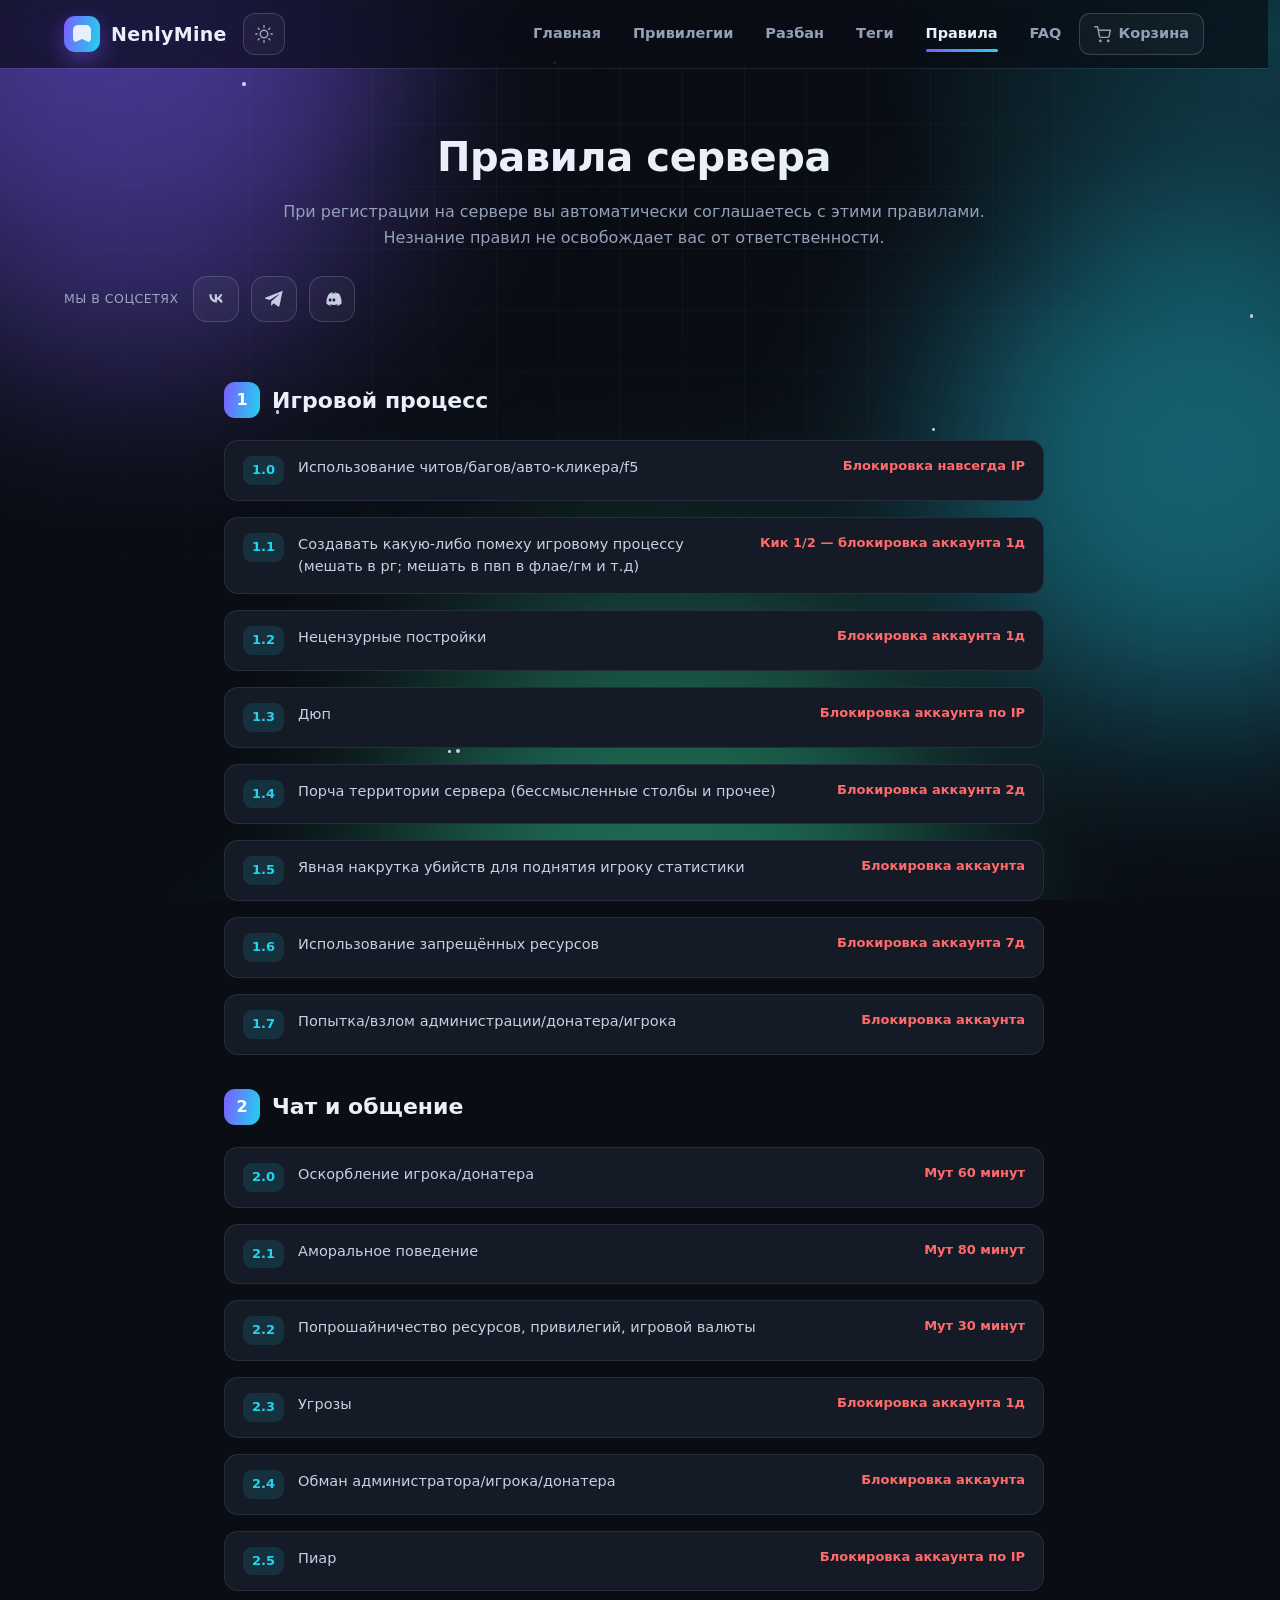
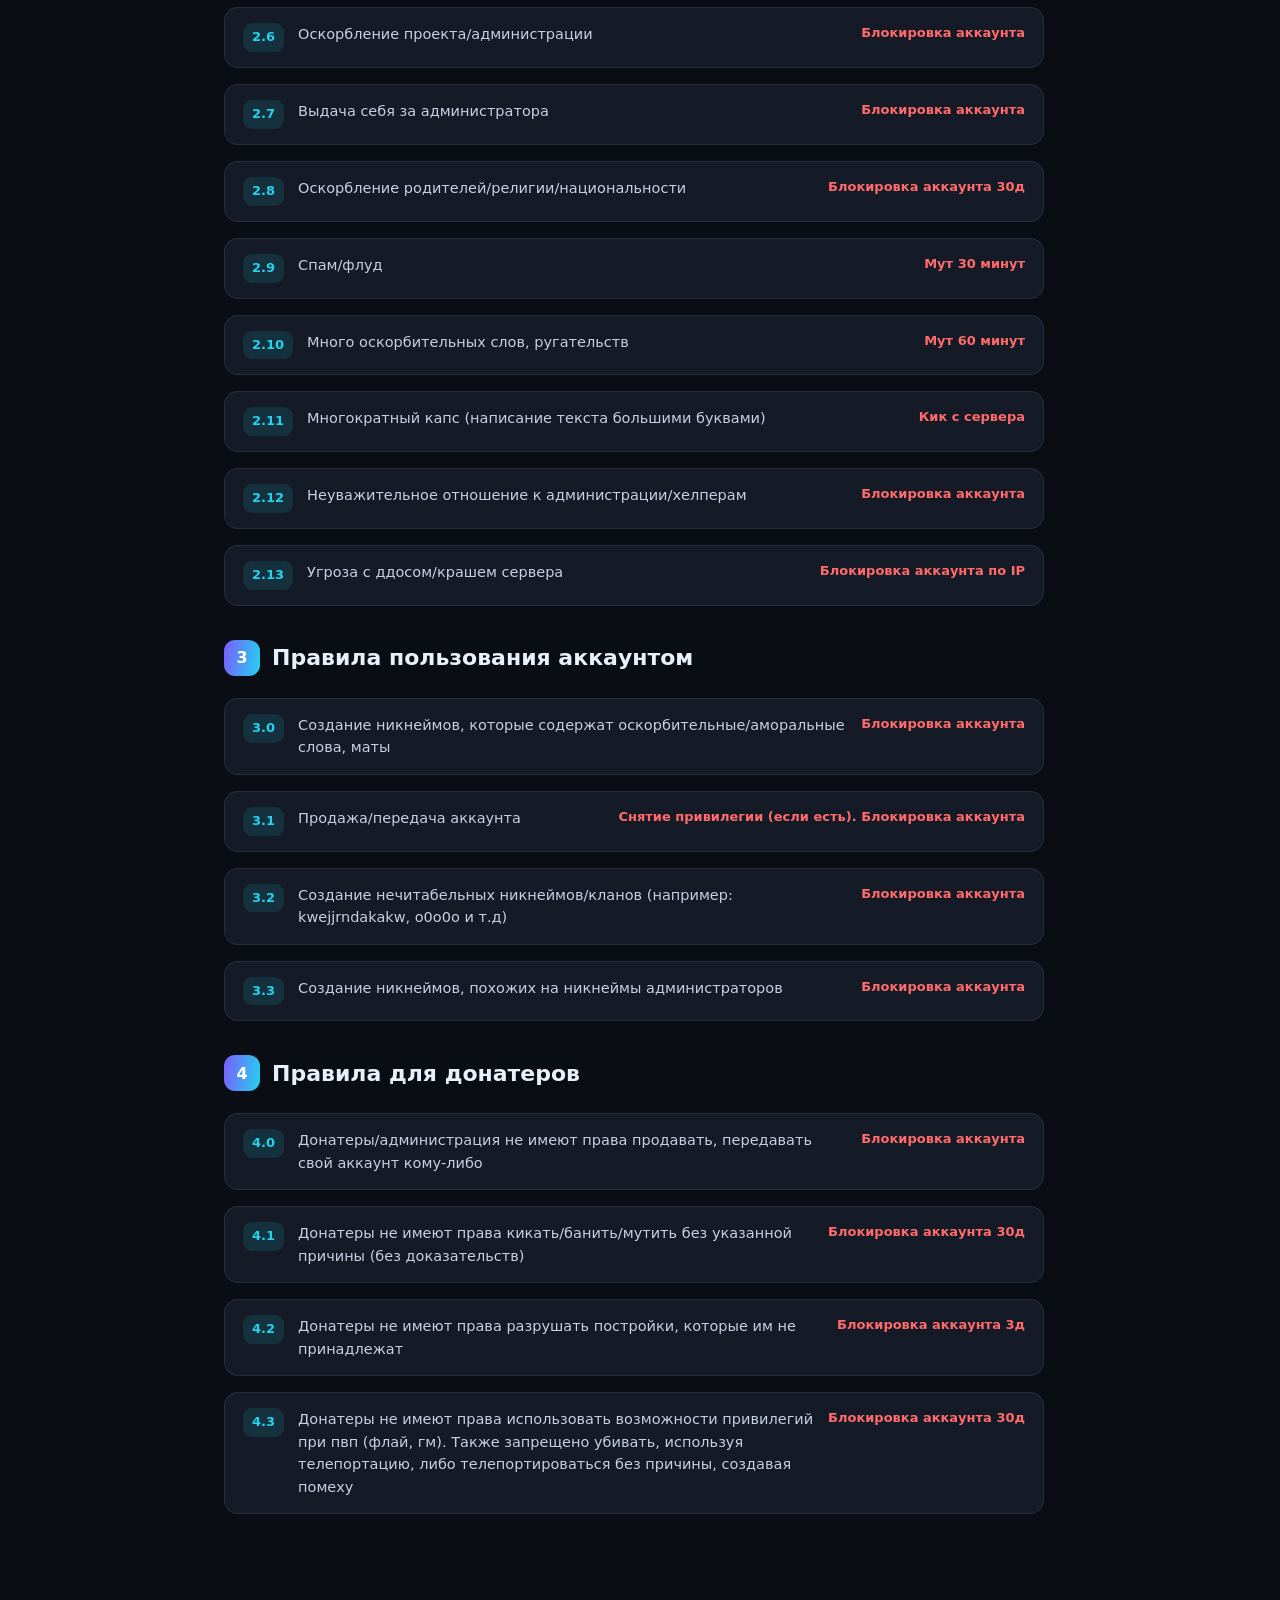
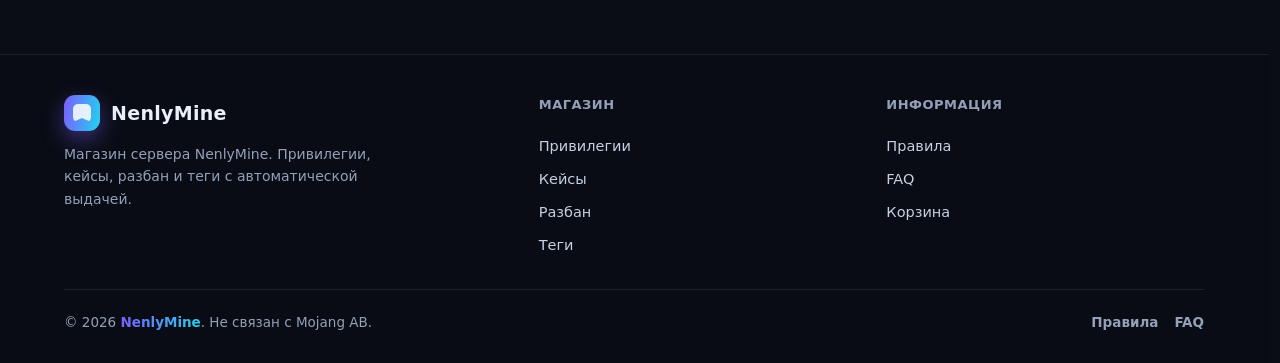
<file: rules.html>
<!DOCTYPE html>
<html lang="ru">
<head>
    <meta charset="UTF-8">
    <meta name="viewport" content="width=device-width, initial-scale=1.0">
    <title>NenlyMine — Правила</title>
    <link rel="stylesheet" href="style.css?v=11"><script>try{if(localStorage.getItem('nenlymine-theme')==='light'){document.documentElement.setAttribute('data-theme','light');}}catch(e){}</script>
</head>
<body>
    <header class="site-header">
        <div class="container">
            <a href="index.html" class="logo">
                <span class="logo-block"></span>
                <span class="logo-text">NenlyMine</span>
            </a>
            <button class="theme-toggle" id="themeToggle" type="button" aria-label="Переключить тему">
                <svg class="icon-moon" viewBox="0 0 24 24" width="18" height="18" fill="none" stroke="currentColor" stroke-width="2" stroke-linecap="round" stroke-linejoin="round"><path d="M21 12.79A9 9 0 1 1 11.21 3 7 7 0 0 0 21 12.79z"/></svg>
                <svg class="icon-sun" viewBox="0 0 24 24" width="18" height="18" fill="none" stroke="currentColor" stroke-width="2" stroke-linecap="round" stroke-linejoin="round"><circle cx="12" cy="12" r="5"/><line x1="12" y1="1" x2="12" y2="3"/><line x1="12" y1="21" x2="12" y2="23"/><line x1="4.22" y1="4.22" x2="5.64" y2="5.64"/><line x1="18.36" y1="18.36" x2="19.78" y2="19.78"/><line x1="1" y1="12" x2="3" y2="12"/><line x1="21" y1="12" x2="23" y2="12"/><line x1="4.22" y1="19.78" x2="5.64" y2="18.36"/><line x1="18.36" y1="5.64" x2="19.78" y2="4.22"/></svg>
            </button>
            <nav class="nav" id="siteNav">
                <a href="index.html">Главная</a>
                <a href="privileges.html">Привилегии</a>
                <a href="unban.html">Разбан</a>
                <a href="titles.html">Теги</a>
                <a href="rules.html" class="active">Правила</a>
                <a href="faq.html">FAQ</a>
                <a href="cart.html" class="cart-link">
                    <svg viewBox="0 0 24 24" width="17" height="17" fill="none" stroke="currentColor" stroke-width="2" stroke-linecap="round" stroke-linejoin="round"><circle cx="9" cy="21" r="1"/><circle cx="20" cy="21" r="1"/><path d="M1 1h4l2.68 13.39a2 2 0 0 0 2 1.61h9.72a2 2 0 0 0 2-1.61L23 6H6"/></svg>
                    <span class="cart-label">Корзина</span>
                    <span id="cartBadge" class="cart-count" style="display:none"></span>
                </a>
            </nav>
            <button class="hamburger" id="menuToggle" type="button" aria-label="Открыть меню" aria-expanded="false">
                <svg class="icon-burger" viewBox="0 0 24 24" width="18" height="18" fill="none" stroke="currentColor" stroke-width="2" stroke-linecap="round"><line x1="4" y1="7" x2="20" y2="7"/><line x1="4" y1="12" x2="20" y2="12"/><line x1="4" y1="17" x2="20" y2="17"/></svg>
                <svg class="icon-close" viewBox="0 0 24 24" width="18" height="18" fill="none" stroke="currentColor" stroke-width="2" stroke-linecap="round"><line x1="6" y1="6" x2="18" y2="18"/><line x1="18" y1="6" x2="6" y2="18"/></svg>
            </button>
        </div>
    </header>

    <main>
        <section class="page-hero">
            <div class="container">
                <h1 class="page-hero-title">Правила сервера</h1>
                <p class="page-hero-sub">При регистрации на сервере вы автоматически соглашаетесь с этими правилами. Незнание правил не освобождает вас от ответственности.</p>
            </div>
        </section>

        <section class="section">
            <div class="container">
                <div class="rules-block">
                    <h3 class="rules-title"><span class="num">1</span> Игровой процесс</h3>
                    <div class="rule-item">
                        <span class="rule-num">1.0</span>
                        <p class="rule-text">Использование читов/багов/авто-кликера/f5</p>
                        <span class="rule-pun">Блокировка навсегда IP</span>
                    </div>
                    <div class="rule-item">
                        <span class="rule-num">1.1</span>
                        <p class="rule-text">Создавать какую-либо помеху игровому процессу (мешать в рг; мешать в пвп в флае/гм и т.д)</p>
                        <span class="rule-pun">Кик 1/2 — блокировка аккаунта 1д</span>
                    </div>
                    <div class="rule-item">
                        <span class="rule-num">1.2</span>
                        <p class="rule-text">Нецензурные постройки</p>
                        <span class="rule-pun">Блокировка аккаунта 1д</span>
                    </div>
                    <div class="rule-item">
                        <span class="rule-num">1.3</span>
                        <p class="rule-text">Дюп</p>
                        <span class="rule-pun">Блокировка аккаунта по IP</span>
                    </div>
                    <div class="rule-item">
                        <span class="rule-num">1.4</span>
                        <p class="rule-text">Порча территории сервера (бессмысленные столбы и прочее)</p>
                        <span class="rule-pun">Блокировка аккаунта 2д</span>
                    </div>
                    <div class="rule-item">
                        <span class="rule-num">1.5</span>
                        <p class="rule-text">Явная накрутка убийств для поднятия игроку статистики</p>
                        <span class="rule-pun">Блокировка аккаунта</span>
                    </div>
                    <div class="rule-item">
                        <span class="rule-num">1.6</span>
                        <p class="rule-text">Использование запрещённых ресурсов</p>
                        <span class="rule-pun">Блокировка аккаунта 7д</span>
                    </div>
                    <div class="rule-item">
                        <span class="rule-num">1.7</span>
                        <p class="rule-text">Попытка/взлом администрации/донатера/игрока</p>
                        <span class="rule-pun">Блокировка аккаунта</span>
                    </div>
                </div>

                <div class="rules-block">
                    <h3 class="rules-title"><span class="num">2</span> Чат и общение</h3>
                    <div class="rule-item">
                        <span class="rule-num">2.0</span>
                        <p class="rule-text">Оскорбление игрока/донатера</p>
                        <span class="rule-pun">Мут 60 минут</span>
                    </div>
                    <div class="rule-item">
                        <span class="rule-num">2.1</span>
                        <p class="rule-text">Аморальное поведение</p>
                        <span class="rule-pun">Мут 80 минут</span>
                    </div>
                    <div class="rule-item">
                        <span class="rule-num">2.2</span>
                        <p class="rule-text">Попрошайничество ресурсов, привилегий, игровой валюты</p>
                        <span class="rule-pun">Мут 30 минут</span>
                    </div>
                    <div class="rule-item">
                        <span class="rule-num">2.3</span>
                        <p class="rule-text">Угрозы</p>
                        <span class="rule-pun">Блокировка аккаунта 1д</span>
                    </div>
                    <div class="rule-item">
                        <span class="rule-num">2.4</span>
                        <p class="rule-text">Обман администратора/игрока/донатера</p>
                        <span class="rule-pun">Блокировка аккаунта</span>
                    </div>
                    <div class="rule-item">
                        <span class="rule-num">2.5</span>
                        <p class="rule-text">Пиар</p>
                        <span class="rule-pun">Блокировка аккаунта по IP</span>
                    </div>
                    <div class="rule-item">
                        <span class="rule-num">2.6</span>
                        <p class="rule-text">Оскорбление проекта/администрации</p>
                        <span class="rule-pun">Блокировка аккаунта</span>
                    </div>
                    <div class="rule-item">
                        <span class="rule-num">2.7</span>
                        <p class="rule-text">Выдача себя за администратора</p>
                        <span class="rule-pun">Блокировка аккаунта</span>
                    </div>
                    <div class="rule-item">
                        <span class="rule-num">2.8</span>
                        <p class="rule-text">Оскорбление родителей/религии/национальности</p>
                        <span class="rule-pun">Блокировка аккаунта 30д</span>
                    </div>
                    <div class="rule-item">
                        <span class="rule-num">2.9</span>
                        <p class="rule-text">Спам/флуд</p>
                        <span class="rule-pun">Мут 30 минут</span>
                    </div>
                    <div class="rule-item">
                        <span class="rule-num">2.10</span>
                        <p class="rule-text">Много оскорбительных слов, ругательств</p>
                        <span class="rule-pun">Мут 60 минут</span>
                    </div>
                    <div class="rule-item">
                        <span class="rule-num">2.11</span>
                        <p class="rule-text">Многократный капс (написание текста большими буквами)</p>
                        <span class="rule-pun">Кик с сервера</span>
                    </div>
                    <div class="rule-item">
                        <span class="rule-num">2.12</span>
                        <p class="rule-text">Неуважительное отношение к администрации/хелперам</p>
                        <span class="rule-pun">Блокировка аккаунта</span>
                    </div>
                    <div class="rule-item">
                        <span class="rule-num">2.13</span>
                        <p class="rule-text">Угроза с ддосом/крашем сервера</p>
                        <span class="rule-pun">Блокировка аккаунта по IP</span>
                    </div>
                </div>

                <div class="rules-block">
                    <h3 class="rules-title"><span class="num">3</span> Правила пользования аккаунтом</h3>
                    <div class="rule-item">
                        <span class="rule-num">3.0</span>
                        <p class="rule-text">Создание никнеймов, которые содержат оскорбительные/аморальные слова, маты</p>
                        <span class="rule-pun">Блокировка аккаунта</span>
                    </div>
                    <div class="rule-item">
                        <span class="rule-num">3.1</span>
                        <p class="rule-text">Продажа/передача аккаунта</p>
                        <span class="rule-pun">Снятие привилегии (если есть). Блокировка аккаунта</span>
                    </div>
                    <div class="rule-item">
                        <span class="rule-num">3.2</span>
                        <p class="rule-text">Создание нечитабельных никнеймов/кланов (например: kwejjrndakakw, o0o0o и т.д)</p>
                        <span class="rule-pun">Блокировка аккаунта</span>
                    </div>
                    <div class="rule-item">
                        <span class="rule-num">3.3</span>
                        <p class="rule-text">Создание никнеймов, похожих на никнеймы администраторов</p>
                        <span class="rule-pun">Блокировка аккаунта</span>
                    </div>
                </div>

                <div class="rules-block">
                    <h3 class="rules-title"><span class="num">4</span> Правила для донатеров</h3>
                    <div class="rule-item">
                        <span class="rule-num">4.0</span>
                        <p class="rule-text">Донатеры/администрация не имеют права продавать, передавать свой аккаунт кому-либо</p>
                        <span class="rule-pun">Блокировка аккаунта</span>
                    </div>
                    <div class="rule-item">
                        <span class="rule-num">4.1</span>
                        <p class="rule-text">Донатеры не имеют права кикать/банить/мутить без указанной причины (без доказательств)</p>
                        <span class="rule-pun">Блокировка аккаунта 30д</span>
                    </div>
                    <div class="rule-item">
                        <span class="rule-num">4.2</span>
                        <p class="rule-text">Донатеры не имеют права разрушать постройки, которые им не принадлежат</p>
                        <span class="rule-pun">Блокировка аккаунта 3д</span>
                    </div>
                    <div class="rule-item">
                        <span class="rule-num">4.3</span>
                        <p class="rule-text">Донатеры не имеют права использовать возможности привилегий при пвп (флай, гм). Также запрещено убивать, используя телепортацию, либо телепортироваться без причины, создавая помеху</p>
                        <span class="rule-pun">Блокировка аккаунта 30д</span>
                    </div>
                </div>
            </div>
        </section>
    </main>

    <footer class="site-footer">
        <div class="container">
            <div class="footer-grid">
                <div class="footer-brand-col">
                    <a href="index.html" class="logo">
                        <span class="logo-block"></span>
                        <span class="logo-text">NenlyMine</span>
                    </a>
                    <p class="footer-about">Магазин сервера NenlyMine. Привилегии, кейсы, разбан и теги с автоматической выдачей.</p>
                </div>
                <div class="footer-col">
                    <h4>Магазин</h4>
                    <a href="privileges.html">Привилегии</a>
                    <a href="privileges.html#cases">Кейсы</a>
                    <a href="unban.html">Разбан</a>
                    <a href="titles.html">Теги</a>
                </div>
                <div class="footer-col">
                    <h4>Информация</h4>
                    <a href="rules.html">Правила</a>
                    <a href="faq.html">FAQ</a>
                    <a href="cart.html">Корзина</a>
                </div>
            </div>
            <div class="footer-bottom">
                <p class="footer-note">© 2026 <span class="footer-brand">NenlyMine</span>. Не связан с Mojang AB.</p>
                <div class="footer-links">
                    <a href="rules.html">Правила</a>
                    <a href="faq.html">FAQ</a>
                </div>
            </div>
        </div>
    </footer>
    <script src="script.js"></script>
</body>
</html>
</file>
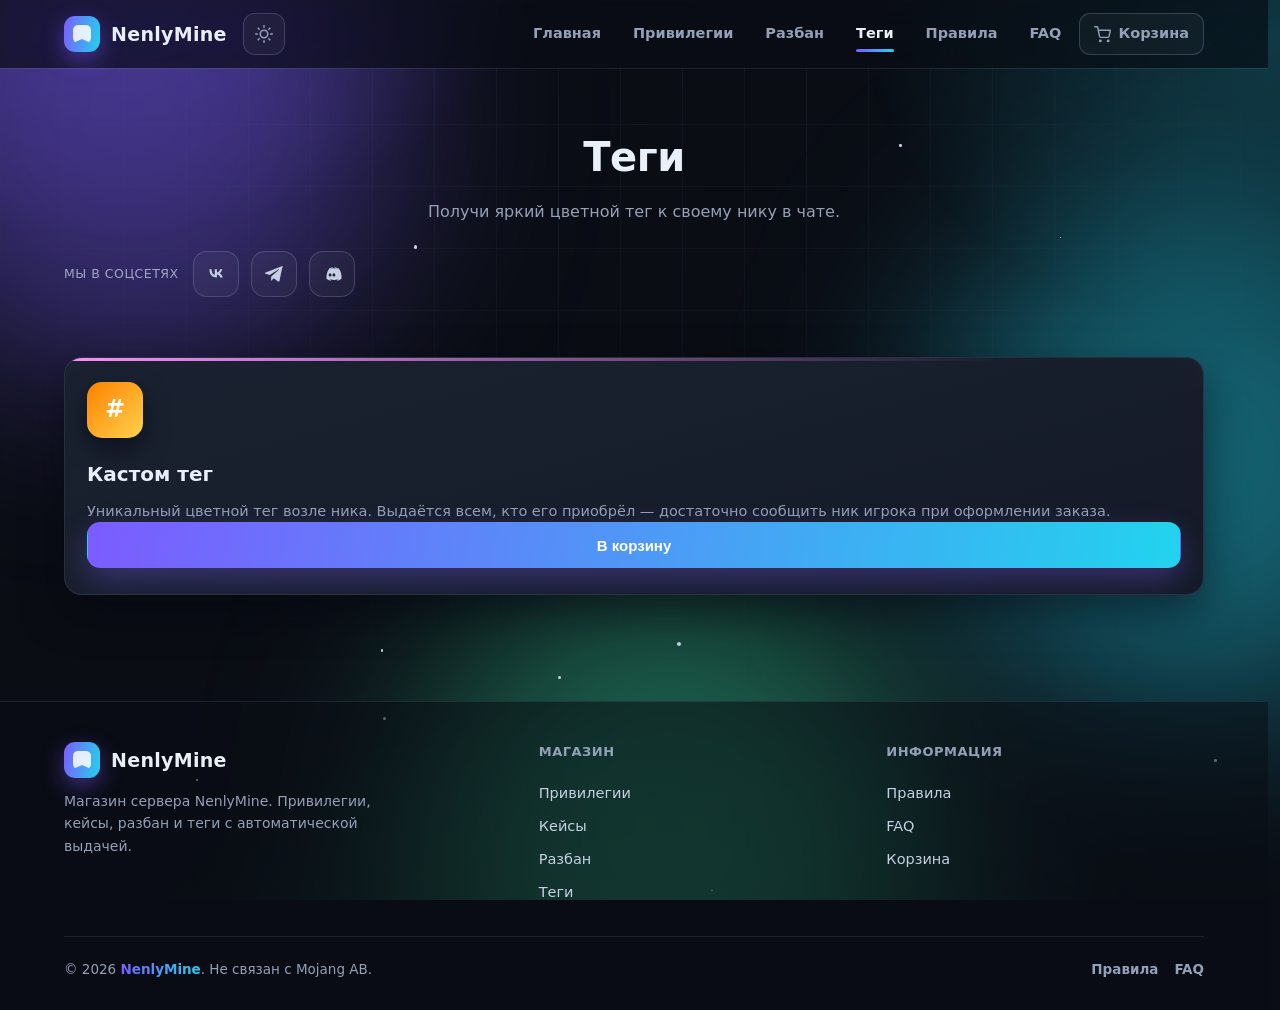
<file: titles.html>
<!DOCTYPE html>
<html lang="ru">
<head>
    <meta charset="UTF-8">
    <meta name="viewport" content="width=device-width, initial-scale=1.0">
    <title>NenlyMine — Теги</title>
    <link rel="stylesheet" href="style.css?v=11"><script>try{if(localStorage.getItem('nenlymine-theme')==='light'){document.documentElement.setAttribute('data-theme','light');}}catch(e){}</script>
</head>
<body>
    <header class="site-header">
        <div class="container">
            <a href="index.html" class="logo">
                <span class="logo-block"></span>
                <span class="logo-text">NenlyMine</span>
            </a>
            <button class="theme-toggle" id="themeToggle" type="button" aria-label="Переключить тему">
                <svg class="icon-moon" viewBox="0 0 24 24" width="18" height="18" fill="none" stroke="currentColor" stroke-width="2" stroke-linecap="round" stroke-linejoin="round"><path d="M21 12.79A9 9 0 1 1 11.21 3 7 7 0 0 0 21 12.79z"/></svg>
                <svg class="icon-sun" viewBox="0 0 24 24" width="18" height="18" fill="none" stroke="currentColor" stroke-width="2" stroke-linecap="round" stroke-linejoin="round"><circle cx="12" cy="12" r="5"/><line x1="12" y1="1" x2="12" y2="3"/><line x1="12" y1="21" x2="12" y2="23"/><line x1="4.22" y1="4.22" x2="5.64" y2="5.64"/><line x1="18.36" y1="18.36" x2="19.78" y2="19.78"/><line x1="1" y1="12" x2="3" y2="12"/><line x1="21" y1="12" x2="23" y2="12"/><line x1="4.22" y1="19.78" x2="5.64" y2="18.36"/><line x1="18.36" y1="5.64" x2="19.78" y2="4.22"/></svg>
            </button>
            <nav class="nav" id="siteNav">
                <a href="index.html">Главная</a>
                <a href="privileges.html">Привилегии</a>
                <a href="unban.html">Разбан</a>
                <a href="titles.html" class="active">Теги</a>
                <a href="rules.html">Правила</a>
                <a href="faq.html">FAQ</a>
                <a href="cart.html" class="cart-link">
                    <svg viewBox="0 0 24 24" width="17" height="17" fill="none" stroke="currentColor" stroke-width="2" stroke-linecap="round" stroke-linejoin="round"><circle cx="9" cy="21" r="1"/><circle cx="20" cy="21" r="1"/><path d="M1 1h4l2.68 13.39a2 2 0 0 0 2 1.61h9.72a2 2 0 0 0 2-1.61L23 6H6"/></svg>
                    <span class="cart-label">Корзина</span>
                    <span id="cartBadge" class="cart-count" style="display:none"></span>
                </a>
            </nav>
            <button class="hamburger" id="menuToggle" type="button" aria-label="Открыть меню" aria-expanded="false">
                <svg class="icon-burger" viewBox="0 0 24 24" width="18" height="18" fill="none" stroke="currentColor" stroke-width="2" stroke-linecap="round"><line x1="4" y1="7" x2="20" y2="7"/><line x1="4" y1="12" x2="20" y2="12"/><line x1="4" y1="17" x2="20" y2="17"/></svg>
                <svg class="icon-close" viewBox="0 0 24 24" width="18" height="18" fill="none" stroke="currentColor" stroke-width="2" stroke-linecap="round"><line x1="6" y1="6" x2="18" y2="18"/><line x1="18" y1="6" x2="6" y2="18"/></svg>
            </button>
        </div>
    </header>

    <main>
        <section class="page-hero">
            <div class="container">
                <h1 class="page-hero-title">Теги</h1>
                <p class="page-hero-sub">Получи яркий цветной тег к своему нику в чате.</p>
            </div>
        </section>

        <section class="section">
            <div class="container">
                <div class="grid grid-whole">
                    <div class="card card-give" style="--c:#FF8CFF" data-kind="tag" data-label="Кастом тег" data-price="0">
                        <div class="thumb" style="background:linear-gradient(135deg,#FF8000,#FFD34D)">#</div>
                        <h3 class="card-title">Кастом тег</h3>
                        <p class="card-desc">Уникальный цветной тег возле ника. Выдаётся всем, кто его приобрёл — достаточно сообщить ник игрока при оформлении заказа.</p>
                        <button type="button" class="btn btn-buy btn-add-cart" data-kind="tag" data-label="Кастом тег" data-price="0">В корзину</button>
                    </div>
                </div>
            </div>
        </section>
    </main>

    <footer class="site-footer">
        <div class="container">
            <div class="footer-grid">
                <div class="footer-brand-col">
                    <a href="index.html" class="logo">
                        <span class="logo-block"></span>
                        <span class="logo-text">NenlyMine</span>
                    </a>
                    <p class="footer-about">Магазин сервера NenlyMine. Привилегии, кейсы, разбан и теги с автоматической выдачей.</p>
                </div>
                <div class="footer-col">
                    <h4>Магазин</h4>
                    <a href="privileges.html">Привилегии</a>
                    <a href="privileges.html#cases">Кейсы</a>
                    <a href="unban.html">Разбан</a>
                    <a href="titles.html">Теги</a>
                </div>
                <div class="footer-col">
                    <h4>Информация</h4>
                    <a href="rules.html">Правила</a>
                    <a href="faq.html">FAQ</a>
                    <a href="cart.html">Корзина</a>
                </div>
            </div>
            <div class="footer-bottom">
                <p class="footer-note">© 2026 <span class="footer-brand">NenlyMine</span>. Не связан с Mojang AB.</p>
                <div class="footer-links">
                    <a href="rules.html">Правила</a>
                    <a href="faq.html">FAQ</a>
                </div>
            </div>
        </div>
    </footer>
    <script src="script.js"></script>
</body>
</html>
</file>
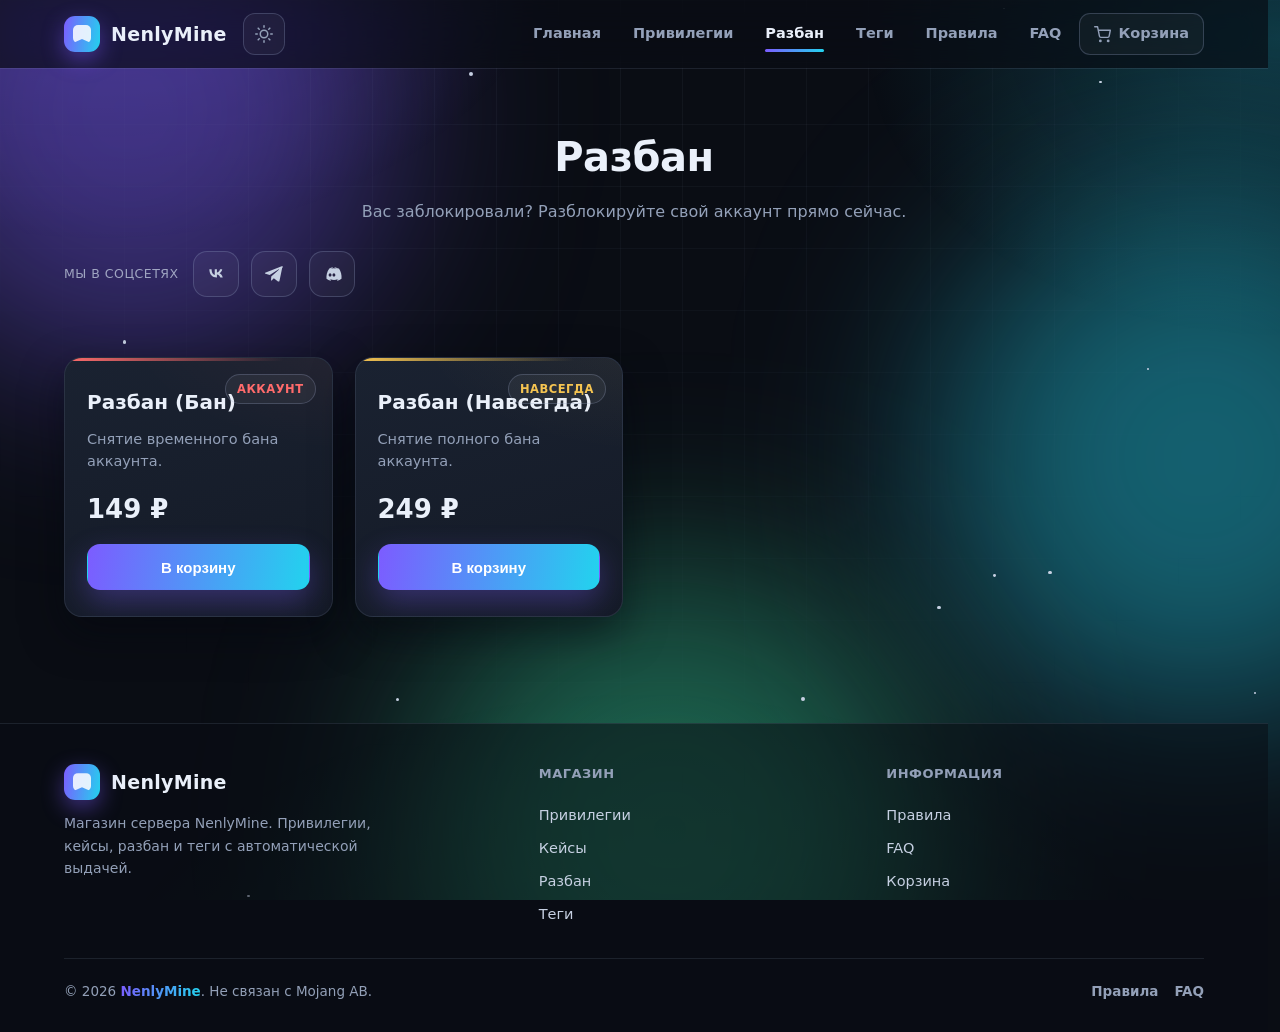
<file: unban.html>
<!DOCTYPE html>
<html lang="ru">
<head>
    <meta charset="UTF-8">
    <meta name="viewport" content="width=device-width, initial-scale=1.0">
    <title>NenlyMine — Разбан</title>
    <link rel="stylesheet" href="style.css?v=11"><script>try{if(localStorage.getItem('nenlymine-theme')==='light'){document.documentElement.setAttribute('data-theme','light');}}catch(e){}</script>
</head>
<body>
    <header class="site-header">
        <div class="container">
            <a href="index.html" class="logo">
                <span class="logo-block"></span>
                <span class="logo-text">NenlyMine</span>
            </a>
            <button class="theme-toggle" id="themeToggle" type="button" aria-label="Переключить тему">
                <svg class="icon-moon" viewBox="0 0 24 24" width="18" height="18" fill="none" stroke="currentColor" stroke-width="2" stroke-linecap="round" stroke-linejoin="round"><path d="M21 12.79A9 9 0 1 1 11.21 3 7 7 0 0 0 21 12.79z"/></svg>
                <svg class="icon-sun" viewBox="0 0 24 24" width="18" height="18" fill="none" stroke="currentColor" stroke-width="2" stroke-linecap="round" stroke-linejoin="round"><circle cx="12" cy="12" r="5"/><line x1="12" y1="1" x2="12" y2="3"/><line x1="12" y1="21" x2="12" y2="23"/><line x1="4.22" y1="4.22" x2="5.64" y2="5.64"/><line x1="18.36" y1="18.36" x2="19.78" y2="19.78"/><line x1="1" y1="12" x2="3" y2="12"/><line x1="21" y1="12" x2="23" y2="12"/><line x1="4.22" y1="19.78" x2="5.64" y2="18.36"/><line x1="18.36" y1="5.64" x2="19.78" y2="4.22"/></svg>
            </button>
            <nav class="nav" id="siteNav">
                <a href="index.html">Главная</a>
                <a href="privileges.html">Привилегии</a>
                <a href="unban.html" class="active">Разбан</a>
                <a href="titles.html">Теги</a>
                <a href="rules.html">Правила</a>
                <a href="faq.html">FAQ</a>
                <a href="cart.html" class="cart-link">
                    <svg viewBox="0 0 24 24" width="17" height="17" fill="none" stroke="currentColor" stroke-width="2" stroke-linecap="round" stroke-linejoin="round"><circle cx="9" cy="21" r="1"/><circle cx="20" cy="21" r="1"/><path d="M1 1h4l2.68 13.39a2 2 0 0 0 2 1.61h9.72a2 2 0 0 0 2-1.61L23 6H6"/></svg>
                    <span class="cart-label">Корзина</span>
                    <span id="cartBadge" class="cart-count" style="display:none"></span>
                </a>
            </nav>
            <button class="hamburger" id="menuToggle" type="button" aria-label="Открыть меню" aria-expanded="false">
                <svg class="icon-burger" viewBox="0 0 24 24" width="18" height="18" fill="none" stroke="currentColor" stroke-width="2" stroke-linecap="round"><line x1="4" y1="7" x2="20" y2="7"/><line x1="4" y1="12" x2="20" y2="12"/><line x1="4" y1="17" x2="20" y2="17"/></svg>
                <svg class="icon-close" viewBox="0 0 24 24" width="18" height="18" fill="none" stroke="currentColor" stroke-width="2" stroke-linecap="round"><line x1="6" y1="6" x2="18" y2="18"/><line x1="18" y1="6" x2="6" y2="18"/></svg>
            </button>
        </div>
    </header>

    <main>
        <section class="page-hero">
            <div class="container">
                <h1 class="page-hero-title">Разбан</h1>
                <p class="page-hero-sub">Вас заблокировали? Разблокируйте свой аккаунт прямо сейчас.</p>
            </div>
        </section>

        <section class="section">
            <div class="container">
                <div class="grid grid-4">
                    <div class="card" style="--c:#FF6B6B" data-kind="unban" data-group="ban" data-label="Разбан (Бан)" data-price="149">
                        <div class="card-badge">Аккаунт</div>
                        <h3 class="card-title">Разбан (Бан)</h3>
                        <p class="card-desc">Снятие временного бана аккаунта.</p>
                        <div class="card-price">149 ₽</div>
                        <button type="button" class="btn btn-buy btn-add-cart">В корзину</button>
                    </div>
                    <div class="card" style="--c:#F5C451" data-kind="unban" data-group="full" data-label="Разбан (Навсегда)" data-price="249">
                        <div class="card-badge">Навсегда</div>
                        <h3 class="card-title">Разбан (Навсегда)</h3>
                        <p class="card-desc">Снятие полного бана аккаунта.</p>
                        <div class="card-price">249 ₽</div>
                        <button type="button" class="btn btn-buy btn-add-cart">В корзину</button>
                    </div>
                </div>
            </div>
        </section>
    </main>

    <footer class="site-footer">
        <div class="container">
            <div class="footer-grid">
                <div class="footer-brand-col">
                    <a href="index.html" class="logo">
                        <span class="logo-block"></span>
                        <span class="logo-text">NenlyMine</span>
                    </a>
                    <p class="footer-about">Магазин сервера NenlyMine. Привилегии, кейсы, разбан и теги с автоматической выдачей.</p>
                </div>
                <div class="footer-col">
                    <h4>Магазин</h4>
                    <a href="privileges.html">Привилегии</a>
                    <a href="privileges.html#cases">Кейсы</a>
                    <a href="unban.html">Разбан</a>
                    <a href="titles.html">Теги</a>
                </div>
                <div class="footer-col">
                    <h4>Информация</h4>
                    <a href="rules.html">Правила</a>
                    <a href="faq.html">FAQ</a>
                    <a href="cart.html">Корзина</a>
                </div>
            </div>
            <div class="footer-bottom">
                <p class="footer-note">© 2026 <span class="footer-brand">NenlyMine</span>. Не связан с Mojang AB.</p>
                <div class="footer-links">
                    <a href="rules.html">Правила</a>
                    <a href="faq.html">FAQ</a>
                </div>
            </div>
        </div>
    </footer>
    <script src="script.js"></script>
</body>
</html>
</file>
<file: style.css>
/* ============================================================================
   NenlyMine — единая таблица стилей (рестайл v2)
   По умолчанию тёмная «неоновая» тема, светлая — при data-theme="light".
   Переключение темы в script.js / инлайновым скриптом в <head>.
   ========================================================================== */

/* ---------- Токены: тёмная тема (по умолчанию) ---------- */
:root {
    --bg: #0A0D14;
    --bg-2: #0E131C;
    --panel: #141A26;
    --panel-2: #1A2231;
    --panel-3: #202a3b;
    --border: rgba(148, 163, 196, 0.14);
    --border-strong: rgba(148, 163, 196, 0.28);
    --hover: rgba(255, 255, 255, 0.05);

    --text: #EAF0FA;
    --text-soft: #C6D0E2;
    --muted: #93A0B8;

    --a1: #7C5CFF;
    --a2: #22D3EE;
    --a3: #34D399;
    --gold: #F5C451;
    --red: #FF6B6B;

    --grad: linear-gradient(100deg, #7C5CFF, #22D3EE);
    --grad-warm: linear-gradient(100deg, #F5C451, #FF8A5B);
    --grad-main: var(--grad);

    --glow-a: rgba(124, 92, 255, 0.30);
    --glow-b: rgba(34, 211, 238, 0.22);
    --glow-c: rgba(52, 211, 153, 0.16);

    --shadow-soft: 0 16px 40px rgba(3, 6, 14, 0.5);
    --shadow-hover: 0 26px 60px rgba(3, 6, 14, 0.65);
    --shadow-color: rgba(3, 6, 14, 0.55);

    --header-bg: rgba(10, 13, 20, 0.72);
    --footer-bg: rgba(10, 13, 20, 0.55);
    --icon-btn-bg: rgba(255, 255, 255, 0.04);
    --badge-bg: rgba(255, 255, 255, 0.05);
    --green-soft: rgba(52, 211, 153, 0.14);
    --green-soft-i: rgba(124, 92, 255, 0.45);
    --mask-fade: var(--bg);

    --scroll-thumb: #2A3444;
    --scroll-thumb-hover: #3A4658;

    /* Цвета привилегий */
    --mc-green: #62D158;
    --mc-gold: #F5C451;
    --mc-cyan: #5EE7E7;
    --mc-yellow: #F0D54F;
    --mc-pink: #FF8CFF;
    --mc-purple: #C77AFF;
    --mc-light: #62D158;
    --mc-red: #FF6B6B;
    --mc-dark: #EAF0FA;

    --mc-premium: #62D158;
    --mc-creative: #F5C451;
    --mc-sraj: #5EE7E7;
    --mc-lord: #F0D54F;
    --mc-delux: #FF8CFF;
    --mc-tsar: #FFC94D;
    --mc-imperator: #C77AFF;
    --mc-legenda: #7CFF9E;
    --mc-povelitel: #FF6B6B;
    --mc-vlastelin: #B8C0D0;
    --mc-vladika: #35E0E0;

    --radius: 18px;
    color-scheme: dark;
}

/* ---------- Токены: светлая тема ---------- */
[data-theme="light"] {
    --bg: #F4F6FB;
    --bg-2: #EAEEF7;
    --panel: #FFFFFF;
    --panel-2: #F3F6FC;
    --panel-3: #E9EEF8;
    --border: #E3E8F2;
    --border-strong: #D2DAE9;
    --hover: rgba(20, 30, 60, 0.05);

    --text: #111725;
    --text-soft: #2C3547;
    --muted: #667388;

    --a1: #6A46F0;
    --a2: #0EA5B7;
    --a3: #1F9D6B;
    --gold: #B98500;
    --red: #D84A4A;

    --grad: linear-gradient(100deg, #6A46F0, #0EA5B7);
    --grad-warm: linear-gradient(100deg, #C98A00, #E8722E);

    --glow-a: rgba(106, 70, 240, 0.16);
    --glow-b: rgba(14, 165, 183, 0.14);
    --glow-c: rgba(31, 157, 107, 0.12);

    --shadow-soft: 0 14px 36px rgba(24, 34, 64, 0.10);
    --shadow-hover: 0 22px 54px rgba(24, 34, 64, 0.16);
    --shadow-color: rgba(24, 34, 64, 0.18);

    --header-bg: rgba(244, 246, 251, 0.82);
    --footer-bg: rgba(244, 246, 251, 0.7);
    --icon-btn-bg: #FFFFFF;
    --badge-bg: #EEF2FA;
    --green-soft: rgba(31, 157, 107, 0.12);
    --green-soft-i: rgba(106, 70, 240, 0.35);
    --mask-fade: var(--bg);

    --scroll-thumb: #CFD7E6;
    --scroll-thumb-hover: #B9C3D6;

    --mc-green: #2E8B2E;
    --mc-gold: #C97F00;
    --mc-cyan: #0FA3A3;
    --mc-yellow: #A98F15;
    --mc-pink: #C74FC7;
    --mc-purple: #8F3C9E;
    --mc-light: #2FA52F;
    --mc-red: #A02E2E;
    --mc-dark: #262A31;

    --mc-premium: #2E8B2E;
    --mc-creative: #C97F00;
    --mc-sraj: #0FA3A3;
    --mc-lord: #A98F15;
    --mc-delux: #C74FC7;
    --mc-tsar: #B07A00;
    --mc-imperator: #8F3C9E;
    --mc-legenda: #2E8B2E;
    --mc-povelitel: #A02E2E;
    --mc-vlastelin: #262A31;
    --mc-vladika: #0E7C7C;

    color-scheme: light;
}

/* ---------- Сброс и база ---------- */
* { margin: 0; padding: 0; box-sizing: border-box; }

html {
    -webkit-text-size-adjust: 100%;
    scroll-behavior: smooth;
    scroll-padding-top: 84px;
    -webkit-tap-highlight-color: transparent;
    /* Резервируем место под полосу прокрутки — иначе шапка «дёргается»
       на длинных страницах. */
    scrollbar-gutter: stable;
}

body {
    font-family: "Segoe UI", system-ui, -apple-system, Arial, sans-serif;
    background: var(--bg);
    color: var(--text);
    line-height: 1.6;
    overflow-x: hidden;
    transition: background .3s ease, color .3s ease;
    -webkit-font-smoothing: antialiased;
}

/* Декоративные неоновые пятна и сетка по фону */
body::before {
    content: ""; position: fixed; inset: 0; z-index: -2; pointer-events: none;
    background:
        radial-gradient(760px 520px at 8% -8%, var(--glow-a), transparent 60%),
        radial-gradient(720px 520px at 100% 4%, var(--glow-b), transparent 58%),
        radial-gradient(900px 600px at 50% 118%, var(--glow-c), transparent 62%);
}
body::after {
    content: ""; position: fixed; inset: 0; z-index: -1; pointer-events: none;
    background-image:
        linear-gradient(var(--border) 1px, transparent 1px),
        linear-gradient(90deg, var(--border) 1px, transparent 1px);
    background-size: 62px 62px;
    mask-image: radial-gradient(circle at 50% 0%, #000 0%, transparent 75%);
    -webkit-mask-image: radial-gradient(circle at 50% 0%, #000 0%, transparent 75%);
    opacity: .5;
}

/* ---------- Живой фон: плавающие пятна + мерцающие точки ---------- */
.bgfx { position: fixed; inset: 0; z-index: -1; overflow: hidden; pointer-events: none; }
.bg-orb {
    position: absolute; display: block; width: 520px; height: 520px;
    border-radius: 50%; filter: blur(95px); mix-blend-mode: screen;
    opacity: .42; will-change: transform;
}
[data-theme="light"] .bg-orb { mix-blend-mode: normal; opacity: .28; }

@keyframes orbDrift {
    0% { transform: translate3d(0, 0, 0) scale(1); }
    50% { transform: translate3d(48px, 34px, 0) scale(1.12); }
    100% { transform: translate3d(-38px, 64px, 0) scale(.94); }
}
.bg-orb:nth-of-type(1) { top: -150px; left: -130px; background: var(--a1);
    animation: orbDrift 27s ease-in-out infinite alternate; }
.bg-orb:nth-of-type(2) { top: 22%; right: -180px; background: var(--a2);
    animation: orbDrift 32s ease-in-out infinite alternate-reverse; }
.bg-orb:nth-of-type(3) { bottom: -190px; left: 32%; background: var(--a3);
    animation: orbDrift 38s ease-in-out infinite alternate; }

@keyframes bgTwinkle {
    0%, 100% { opacity: .16; transform: scale(.75); }
    50% { opacity: .55; transform: scale(1.3); }
}
.bg-dot {
    position: absolute; display: block; border-radius: 50%;
    background: currentColor; color: var(--text-soft);
    animation: bgTwinkle 4s ease-in-out infinite;
}

::selection { background: rgba(124, 92, 255, .35); color: #fff; }

/* Скроллбар */
::-webkit-scrollbar { width: 12px; height: 12px; }
::-webkit-scrollbar-track { background: transparent; }
::-webkit-scrollbar-thumb { background: var(--scroll-thumb); border-radius: 10px; border: 3px solid var(--bg); }
::-webkit-scrollbar-thumb:hover { background: var(--scroll-thumb-hover); }

/* ---------- Типографика-утилиты ---------- */
.grad-text {
    background: var(--grad);
    background-size: 200% auto;
    -webkit-background-clip: text; background-clip: text;
    color: transparent;
    animation: gradFlow 7s linear infinite;
}

@keyframes gradFlow {
    0% { background-position: 0% 50%; }
    100% { background-position: 200% 50%; }
}

/* ---------- Кнопки ---------- */
.btn {
    display: inline-flex; align-items: center; justify-content: center; gap: 8px;
    min-height: 46px; padding: 0 22px; border-radius: 13px;
    font-weight: 700; font-size: 15px; line-height: 1; text-decoration: none;
    cursor: pointer; border: 1px solid transparent;
    transition: transform .15s, box-shadow .2s, background .2s, color .2s, border-color .2s;
}
.btn:active { transform: translateY(1px); }
.btn:disabled { opacity: .55; cursor: wait; }

.btn-primary,
.btn-buy {
    position: relative; overflow: hidden;
    background: var(--grad); color: #fff;
    box-shadow: 0 12px 30px rgba(124, 92, 255, .32);
}
.btn-primary:hover,
.btn-buy:hover { box-shadow: 0 16px 40px rgba(124, 92, 255, .5); transform: translateY(-1px); }
.btn-primary::after,
.btn-buy::after {
    content: ""; position: absolute; top: 0; bottom: 0; left: -70%; width: 45%;
    background: linear-gradient(105deg, transparent, rgba(255, 255, 255, .38), transparent);
    transform: skewX(-20deg);
    transition: left .55s ease;
}
.btn-primary:hover::after,
.btn-buy:hover::after { left: 135%; }

.btn-outline {
    background: var(--icon-btn-bg); border-color: var(--border-strong); color: var(--text);
}
.btn-outline:hover { border-color: var(--a2); color: var(--text); background: var(--hover); }

.btn-give { background: var(--grad-warm); color: #fff; }
.btn-cart { background: var(--panel); border-color: var(--border-strong); color: var(--text); }
.btn-cart:hover { border-color: var(--a2); }
.btn-big { min-height: 54px; padding: 0 32px; font-size: 16px; border-radius: 15px; }

.btn-copy {
    background: var(--icon-btn-bg); border-color: var(--border-strong); color: var(--text);
    min-height: 42px; padding: 0 16px; font-size: 14px;
}
.btn-copy:hover { border-color: var(--a3); color: var(--text); }

/* ---------- Контейнеры и сетки ---------- */
.container { width: 100%; max-width: 1180px; margin: 0 auto; padding: 0 20px; }
.container-narrow { max-width: 860px; }

.grid { display: grid; gap: 22px; grid-template-columns: repeat(auto-fill, minmax(258px, 1fr)); }
.grid-4 { grid-template-columns: repeat(auto-fill, minmax(248px, 1fr)); }
.grid-whole { grid-template-columns: 1fr; }
.grid-3 { grid-template-columns: repeat(auto-fill, minmax(300px, 1fr)); }
.grid-servers { grid-template-columns: minmax(0, 1fr); max-width: 680px; margin: 0 auto; }

/* ---------- Шапка ---------- */
.site-header {
    position: sticky; top: 0; z-index: 100;
    background: transparent;
    border-bottom: 1px solid var(--border);
    transition: border-color .3s ease, box-shadow .3s ease;
}
.site-header.is-scrolled {
    border-bottom-color: var(--border-strong);
    box-shadow: 0 10px 34px rgba(3, 6, 14, .38);
}
.site-header::before {
    content: ""; position: absolute; inset: 0; z-index: -1;
    background: var(--header-bg);
    backdrop-filter: blur(16px) saturate(140%);
    -webkit-backdrop-filter: blur(16px) saturate(140%);
}
.site-header .container {
    display: flex; align-items: center; gap: 16px; min-height: 68px;
}

.logo { display: flex; align-items: center; gap: 11px; text-decoration: none; color: var(--text); font-weight: 800; font-size: 19px; }
.logo:focus-visible { outline: 2px solid var(--green-soft-i); outline-offset: 3px; border-radius: 8px; }
.logo-block {
    width: 36px; height: 36px; border-radius: 11px;
    background: var(--grad);
    box-shadow: 0 8px 22px rgba(124, 92, 255, .45);
    position: relative;
}
.logo-block::after {
    content: ""; position: absolute; inset: 9px; border-radius: 5px;
    background: rgba(255,255,255,.85);
    clip-path: polygon(0 0, 100% 0, 100% 100%, 50% 78%, 0 100%);
}
.logo-text { letter-spacing: .3px; }

/* ---------- Навигация ---------- */
.nav { display: flex; align-items: center; gap: 4px; margin-left: auto; }
.nav a {
    position: relative; display: inline-flex; align-items: center; gap: 7px;
    padding: 9px 14px; border-radius: 11px;
    color: var(--muted); text-decoration: none;
    font-size: 14.5px; font-weight: 600;
    transition: color .2s, background .2s;
}
.nav a:hover { color: var(--text); background: var(--hover); }
.nav a.active { color: var(--text); }
.nav a.active::after {
    content: ""; position: absolute; left: 14px; right: 14px; bottom: 3px;
    height: 3px; border-radius: 3px; background: var(--grad);
}

/* ---------- Переключатель темы / корзина ---------- */
.theme-toggle, .cart-link {
    display: inline-flex; align-items: center; justify-content: center;
    width: 42px; height: 42px; border-radius: 12px;
    border: 1px solid var(--border-strong);
    background: var(--icon-btn-bg); color: var(--muted); cursor: pointer;
    transition: color .2s, border-color .2s, background .2s, transform .15s;
}
.theme-toggle:hover, .cart-link:hover { color: var(--text); border-color: var(--a2); background: var(--hover); }
.theme-toggle { position: relative; }
.theme-toggle svg, .cart-link svg { pointer-events: none; }
.theme-toggle .icon-sun, .theme-toggle .icon-moon { top: 50%; left: 50%; margin: -9px 0 0 -9px; }

.icon-sun, .icon-moon {
    position: absolute;
    transition: opacity .35s ease, transform .45s cubic-bezier(.3,.8,.3,1);
    pointer-events: none;
}
.icon-sun { opacity: 1; transform: scale(1) rotate(0deg); }
.icon-moon { opacity: 0; transform: scale(.4) rotate(-90deg); }
[data-theme="light"] .icon-sun { opacity: 0; transform: scale(.4) rotate(90deg); }
[data-theme="light"] .icon-moon { opacity: 1; transform: scale(1) rotate(0deg); }

/* Ссылка на корзину — с текстом */
.cart-link { width: auto; gap: 8px; padding: 0 14px; position: relative; font-size: 14px; font-weight: 700; color: var(--text); }
.cart-count {
    display: inline-flex; align-items: center; justify-content: center;
    min-width: 20px; height: 20px; padding: 0 6px;
    border-radius: 10px; background: var(--grad);
    color: #fff; font-size: 11.5px; font-weight: 800;
}
.cart-count.empty { display: none; }

/* ---------- Гамбургер ---------- */
.hamburger {
    display: none;
    width: 42px; height: 42px; border-radius: 12px;
    border: 1px solid var(--border-strong);
    background: var(--icon-btn-bg); color: var(--text);
    align-items: center; justify-content: center; cursor: pointer;
}
.hamburger svg { pointer-events: none; }
.icon-burger { display: block; }
.icon-close { display: none; }
.hamburger.active .icon-burger { display: none; }
.hamburger.active .icon-close { display: block; }

/* ---------- Соцсети в основном экране ---------- */
.hero-socials { margin-top: 26px; }
.hero-socials-inner { display: flex; align-items: center; gap: 12px; }
.hero-socials-label {
    font-size: 12.5px; letter-spacing: .04em; text-transform: uppercase;
    color: var(--text-soft); opacity: .75; margin-right: 2px;
}
.hs {
    width: 46px; height: 46px; border-radius: 14px;
    display: inline-flex; align-items: center; justify-content: center;
    border: 1px solid var(--border-strong);
    background: var(--icon-btn-bg); color: var(--text-soft);
    transition: color .2s, border-color .2s, transform .18s, box-shadow .2s;
}
.hs svg { pointer-events: none; }
.hs.s-vk { --brand: #2688EB; }
.hs.s-tg { --brand: #2AABEE; }
.hs.s-ds { --brand: #5865F2; }
.hs:hover { transform: translateY(-2px); color: var(--brand); border-color: var(--brand);
    box-shadow: 0 8px 22px color-mix(in srgb, var(--brand) 35%, transparent); }

/* =========================================================================
   Главная: hero, статистика, секции, карточки
   ========================================================================= */

/* ---------- Hero ---------- */
.hero { position: relative; padding: 76px 0 60px; }
.hero .container { display: grid; grid-template-columns: 1.1fr .9fr; gap: 44px; align-items: center; }
.hero-eyebrow {
    display: inline-flex; align-items: center; gap: 8px;
    padding: 7px 14px; border-radius: 999px; margin-bottom: 18px;
    border: 1px solid var(--border-strong); background: var(--icon-btn-bg);
    font-size: 12.5px; font-weight: 700; letter-spacing: .5px; text-transform: uppercase; color: var(--muted);
}
.hero-eyebrow .dot { width: 8px; height: 8px; border-radius: 50%; background: var(--a3); box-shadow: 0 0 0 4px var(--green-soft); }
.hero-title { font-size: clamp(34px, 5vw, 54px); line-height: 1.1; font-weight: 800; letter-spacing: -.5px; margin-bottom: 18px; }
.hero-sub { color: var(--muted); font-size: 17px; line-height: 1.65; max-width: 540px; margin-bottom: 28px; }
.hero-buttons { display: flex; gap: 14px; flex-wrap: wrap; margin-bottom: 26px; }

/* Блок IP сервера */
.ip-box {
    display: inline-flex; align-items: center; gap: 16px;
    padding: 12px 12px 12px 18px; border-radius: 15px;
    border: 1px solid var(--border-strong);
    background: var(--icon-btn-bg);
    box-shadow: var(--shadow-soft);
}
.ip-rows { display: flex; flex-direction: column; gap: 8px; }
.ip-row { display: flex; align-items: baseline; gap: 10px; }
.ip-box .ip-label {
    font-size: 12px; font-weight: 700; color: var(--muted);
    text-transform: uppercase; letter-spacing: .5px;
    min-width: 84px; flex-shrink: 0;
}
.ip-box code {
    font-family: ui-monospace, "Cascadia Code", Consolas, monospace;
    font-size: 15px; font-weight: 700; color: var(--text);
}
.ip-copied { color: var(--a3); font-weight: 800; }

/* Правая «фишка» hero — стеклянная панель */
.hero-panel {
    position: relative;
    border: 1px solid var(--border);
    border-radius: 24px;
    background: linear-gradient(160deg, var(--panel-2), var(--panel));
    box-shadow: var(--shadow-soft);
    padding: 22px;
    overflow: hidden;
}
.hero-panel::before {
    content: ""; position: absolute; inset: -40% -10% auto; height: 60%;
    background: radial-gradient(circle at 30% 0%, var(--glow-a), transparent 60%);
    pointer-events: none;
}
.hero-panel-title { font-size: 13px; font-weight: 800; letter-spacing: .6px; text-transform: uppercase; color: var(--muted); margin-bottom: 14px; }
.hero-mini { display: flex; align-items: center; gap: 14px; padding: 13px 14px; border-radius: 14px; border: 1px solid var(--border); background: var(--panel); }
.hero-mini + .hero-mini { margin-top: 10px; }
.hero-mini .thumb { width: 46px; height: 46px; font-size: 18px; margin: 0; }
.hero-mini-body { flex: 1; min-width: 0; }
.hero-mini-name { font-weight: 800; font-size: 15px; }
.hero-mini-meta { font-size: 12.5px; color: var(--muted); }
.hero-mini-price { font-weight: 800; color: var(--a2); font-size: 15px; white-space: nowrap; }

/* ---------- Полоса статистики ---------- */
.stats { padding: 8px 0 4px; }
.stats-grid {
    display: grid; grid-template-columns: repeat(4, 1fr); gap: 14px;
    padding: 20px; border-radius: 20px;
    border: 1px solid var(--border); background: var(--panel);
    box-shadow: var(--shadow-soft);
}
.stat { text-align: center; padding: 6px 10px; }
.stat + .stat { border-left: 1px solid var(--border); }
.stat-num { display: block; font-size: 30px; font-weight: 800; letter-spacing: -.5px;
    background: var(--grad); background-size: 200% auto;
    -webkit-background-clip: text; background-clip: text; color: transparent;
    animation: gradFlow 7s linear infinite; }
.stat-label { font-size: 13px; color: var(--muted); font-weight: 600; }

/* ---------- Секции ---------- */
.section { padding: 30px 0 60px; }
.section-head { margin-bottom: 26px; }
.section-title { font-size: clamp(22px, 3vw, 30px); font-weight: 800; letter-spacing: -.3px; margin-bottom: 8px; }
.section-sub { color: var(--muted); }
.section-alt { position: relative; padding: 40px 0 60px; }
.section-alt::before {
    content: ""; position: absolute; inset: 0; z-index: -1;
    background:
        radial-gradient(700px 300px at 12% 0%, var(--glow-a), transparent 62%),
        radial-gradient(700px 320px at 92% 100%, var(--glow-b), transparent 62%);
}
.section-more { display: flex; justify-content: center; margin-top: 26px; }

/* ---------- Карточки (общее) ---------- */
.card {
    --c: var(--a1);
    position: relative; display: flex; flex-direction: column;
    padding: 24px 22px 26px;
    border-radius: var(--radius);
    border: 1px solid var(--border);
    background: linear-gradient(165deg, var(--panel-2), var(--panel));
    box-shadow: var(--shadow-soft);
    overflow: hidden;
    transition: transform .22s cubic-bezier(.2,.75,.3,1), box-shadow .22s, border-color .22s;
}
.card::before {
    content: ""; position: absolute; top: 0; left: 0; right: 0; height: 3px;
    background: linear-gradient(90deg, var(--c, var(--a1)), transparent 82%);
}
.card::after {
    content: ""; position: absolute; inset: 0; pointer-events: none; opacity: .07;
    background: radial-gradient(360px 180px at 118% -12%, var(--c, var(--a1)), transparent 70%);
}
.card:hover { transform: translateY(-6px); box-shadow: var(--shadow-hover); border-color: var(--border-strong); }

.card-link { text-decoration: none; color: inherit; }
.card-link:hover { transform: translateY(-6px); }

.card-badge {
    position: absolute; top: 16px; right: 16px;
    font-size: 11.5px; font-weight: 800; letter-spacing: .5px;
    padding: 5px 11px; border-radius: 999px;
    background: var(--badge-bg); color: var(--c, var(--gold));
    border: 1px solid var(--border-strong); text-transform: uppercase;
}

.card-title { font-size: 20px; font-weight: 800; margin: 4px 0 10px; }
.card-desc { color: var(--muted); font-size: 14.5px; line-height: 1.55; flex: 1; }
.card-price { font-size: 26px; font-weight: 800; margin: 16px 0 14px; }
.card-price small { font-size: 13px; color: var(--muted); font-weight: 600; }
.card-link-go {
    display: inline-flex; align-items: center; gap: 6px; margin-top: 16px;
    font-weight: 700; color: var(--a2); font-size: 14.5px;
}
.card-link-go::after { content: "→"; transition: transform .2s; }
.card-link:hover .card-link-go::after { transform: translateX(4px); }

/* Плитка-иконка */
.thumb {
    width: 56px; height: 56px; border-radius: 15px;
    display: flex; align-items: center; justify-content: center;
    font-size: 24px; font-weight: 800; color: #fff; margin-bottom: 16px;
    box-shadow: 0 10px 24px var(--shadow-color);
    flex-shrink: 0;
}
[data-theme="light"] .thumb { color: #fff; }

/* Категории магазина */
.cat-card { min-height: 210px; }
.cat-card .card-desc { flex: 0; }

/* Список возможностей привилегий */
.card-features { list-style: none; display: flex; flex-direction: column; gap: 9px; margin: 6px 0 4px; }
.card-features li { display: flex; gap: 10px; align-items: flex-start; color: var(--text-soft); font-size: 14.5px; }
.card-features li::before { content: "✓"; color: var(--a3); font-weight: 800; flex-shrink: 0; }

/* Карточка-«мини» в популярном */
.card .buy-row { display: flex; gap: 10px; margin-top: 4px; }
.card .buy-row .btn { flex: 1; }

/* ---------- Цветные заголовки привилегий ---------- */
.card-title.premium { color: var(--mc-premium); }
.card-title.creative { color: var(--mc-creative); }
.card-title.straj, .card-title.guard { color: var(--mc-sraj); }
.card-title.lord { color: var(--mc-lord); }
.card-title.delux, .card-title.deluxe { color: var(--mc-delux); }
.card-title.tsar, .card-title.king { color: var(--mc-tsar); }
.card-title.imperator, .card-title.emperor { color: var(--mc-imperator); }
.card-title.legenda, .card-title.legend { color: var(--mc-legenda); }
.card-title.povelitel, .card-title.overlord { color: var(--mc-povelitel); }
.card-title.vlastelin, .card-title.master { color: var(--mc-vlastelin); }
.card-title.vladika, .card-title.sovereign { color: var(--mc-vladika); }
.card-title.helper { color: var(--mc-gold); }

/* ---------- «Почему мы» / фичи ---------- */
.feature { display: flex; gap: 14px; align-items: flex-start; padding: 20px; border-radius: 16px;
    border: 1px solid var(--border); background: var(--panel); box-shadow: var(--shadow-soft); }
.feature-icon { width: 44px; height: 44px; border-radius: 12px; flex-shrink: 0;
    display: inline-flex; align-items: center; justify-content: center; font-size: 20px;
    background: var(--grad); color: #fff; box-shadow: 0 8px 20px rgba(124,92,255,.35); }
.feature h3 { font-size: 16px; font-weight: 800; margin-bottom: 4px; }
.feature p { color: var(--muted); font-size: 14px; line-height: 1.55; }

/* ---------- Серверы ---------- */
.server { display: flex; flex-direction: column; gap: 12px; padding: 22px;
    border-radius: var(--radius); border: 1px solid var(--border);
    background: linear-gradient(165deg, var(--panel-2), var(--panel)); box-shadow: var(--shadow-soft); }
.server-top { display: flex; align-items: center; justify-content: space-between; gap: 12px; }
.server-name { font-size: 18px; font-weight: 800; }
.server-mode { font-size: 12.5px; color: var(--muted); }
.server-ip { display: flex; align-items: center; gap: 10px; padding: 10px 12px; border-radius: 12px;
    border: 1px dashed var(--border-strong); background: var(--icon-btn-bg); }
.server-ip-fields { display: flex; flex-direction: column; gap: 6px; flex: 1; min-width: 0; }
.server-ip-row { display: flex; align-items: baseline; gap: 10px; }
.server-ip-label { font-size: 11.5px; font-weight: 700; color: var(--muted); text-transform: uppercase;
    letter-spacing: .5px; min-width: 58px; flex-shrink: 0; }
.server-ip code { font-family: ui-monospace, Consolas, monospace; font-weight: 700; font-size: 14px; }
.server-tags { display: flex; gap: 8px; flex-wrap: wrap; }
.tag-chip { font-size: 12px; font-weight: 700; padding: 4px 10px; border-radius: 999px;
    background: var(--badge-bg); border: 1px solid var(--border); color: var(--muted); }
.status-dot { display: inline-flex; align-items: center; gap: 7px; font-size: 12.5px; font-weight: 700; color: var(--a3); }
.status-dot::before { content: ""; width: 8px; height: 8px; border-radius: 50%; background: var(--a3); box-shadow: 0 0 0 4px var(--green-soft); }

/* ---------- Hero внутренних страниц ---------- */
.page-hero { padding: 56px 0 30px; text-align: center; }
.page-hero-title { font-size: clamp(28px, 4vw, 40px); font-weight: 800; letter-spacing: -.4px; margin-bottom: 10px; }
.page-hero-sub { color: var(--muted); font-size: 16px; max-width: 720px; margin: 0 auto; }

/* ---------- Футер ---------- */
.site-footer { margin-top: 46px; border-top: 1px solid var(--border);
    padding: 40px 0 30px; background: var(--footer-bg); }
.footer-grid { display: grid; grid-template-columns: 1.4fr 1fr 1fr; gap: 30px; margin-bottom: 26px; }
.footer-brand-col .logo { margin-bottom: 12px; }
.footer-about { color: var(--muted); font-size: 14px; line-height: 1.6; max-width: 360px; }
.footer-col h4 { font-size: 13px; font-weight: 800; letter-spacing: .5px; text-transform: uppercase; color: var(--muted); margin-bottom: 14px; }
.footer-col a { display: block; color: var(--text-soft); text-decoration: none; font-size: 14.5px; padding: 5px 0; }
.footer-col a:hover { color: var(--a2); }
.socials { display: flex; gap: 10px; margin-top: 16px; }
.socials a { width: 40px; height: 40px; border-radius: 12px; display: inline-flex; align-items: center; justify-content: center;
    border: 1px solid var(--border-strong); background: var(--icon-btn-bg); color: var(--text-soft); transition: color .2s, border-color .2s, transform .15s; }
.socials a:hover { color: var(--a2); border-color: var(--a2); transform: translateY(-2px); }
.footer-bottom { display: flex; align-items: center; justify-content: space-between; gap: 16px; flex-wrap: wrap;
    padding-top: 22px; border-top: 1px solid var(--border); }
.footer-note { color: var(--muted); font-size: 13.5px; }
.footer-brand { font-weight: 800; background: var(--grad); -webkit-background-clip: text; background-clip: text; color: transparent; }
.footer-links { display: flex; gap: 16px; flex-wrap: wrap; }
.footer-links a { color: var(--muted); text-decoration: none; font-size: 13.5px; font-weight: 600; }
.footer-links a:hover { color: var(--text); }

/* ---------- Хлебные крошки ---------- */
.breadcrumbs { display: flex; align-items: center; gap: 7px; flex-wrap: wrap;
    color: var(--muted); font-size: 13px; margin-bottom: 14px; }
.breadcrumbs a { color: var(--muted); text-decoration: none; font-weight: 600; }
.breadcrumbs a:hover { color: var(--text); }
.breadcrumbs .sep { opacity: .45; }
.breadcrumbs .current { color: var(--text); font-weight: 600; }

/* ---------- Формы ---------- */
.form-card { max-width: 560px; margin: 0 auto; }
.form-card .card { padding: 26px; }
.form-line { margin-bottom: 18px; }
.form-line label { display: block; font-size: 13px; font-weight: 700; color: var(--muted); margin-bottom: 8px; letter-spacing: .2px; }
.form-line .hint { font-size: 12px; color: var(--muted); margin-top: 6px; }
.form-hint { display: block; margin-top: 6px; font-size: 12.5px; font-weight: 500; color: var(--muted); line-height: 1.5; }

input[type="text"], input[type="email"], input[type="password"],
input[type="number"], input[type="tel"], select, textarea {
    width: 100%; min-height: 50px; padding: 12px 14px;
    border: 1px solid var(--border-strong); border-radius: 14px;
    background: var(--panel-2); color: var(--text);
    font-size: 16px; font-family: inherit;
    transition: border-color .2s, box-shadow .2s, background .2s;
}
input::placeholder, textarea::placeholder { color: var(--muted); opacity: .8; }
input:focus, select:focus, textarea:focus {
    outline: none; border-color: var(--a1);
    box-shadow: 0 0 0 4px rgba(124, 92, 255, .18);
}
textarea { min-height: 108px; resize: vertical; }
.input-row { display: flex; gap: 12px; }
.input-row .form-line { flex: 1; }
.form-actions { display: flex; gap: 12px; align-items: center; margin-top: 8px; }
.form-actions .btn { flex: 1; }

/* ---------- Правила ---------- */
.rules-block { display: flex; flex-direction: column; gap: 16px; max-width: 820px; margin: 0 auto 34px; }
.rules-title { font-size: 22px; font-weight: 800; margin-bottom: 6px; display: flex; align-items: center; gap: 12px; }
.rules-title .num { width: 36px; height: 36px; border-radius: 11px; flex-shrink: 0;
    display: inline-flex; align-items: center; justify-content: center;
    font-size: 16px; font-weight: 800; color: #fff; background: var(--grad); }
.rule-item { display: grid; grid-template-columns: auto 1fr auto; align-items: start; gap: 14px;
    padding: 15px 18px; border: 1px solid var(--border);
    background: var(--panel); border-radius: 14px; transition: border-color .2s, transform .15s; }
.rule-item:hover { border-color: var(--border-strong); transform: translateX(2px); }
.rule-num { font-size: 13px; font-weight: 800; color: var(--a2);
    background: rgba(34, 211, 238, .12); border-radius: 9px; padding: 4px 9px; flex-shrink: 0; white-space: nowrap; }
.rule-text { color: var(--text-soft); font-size: 14.5px; line-height: 1.55; }
.rule-pun { font-size: 13px; font-weight: 700; color: var(--red); white-space: nowrap; text-align: right; }
.rule-split { display: flex; flex-direction: column; gap: 8px; }

/* ---------- FAQ ---------- */
.faq-block { max-width: 760px; margin: 0 auto; display: flex; flex-direction: column; gap: 12px; }
.faq-item { border: 1px solid var(--border); border-radius: 15px; overflow: hidden;
    background: var(--panel); transition: border-color .2s, transform .2s; }
.faq-item:hover { border-color: var(--border-strong); transform: translateY(-2px); }
.faq-q { width: 100%; display: flex; align-items: center; gap: 12px; padding: 17px 18px;
    background: none; border: 0; color: var(--text); font-size: 15.5px;
    font-weight: 700; font-family: inherit; text-align: left; cursor: pointer; }
.faq-q .faq-arrow { margin-left: auto; transition: transform .25s, color .25s; color: var(--muted); flex-shrink: 0;
    width: 20px; height: 20px; border-radius: 6px; position: relative; }
.faq-q .faq-arrow::before {
    content: ""; position: absolute; inset: 0;
    background: currentColor;
    -webkit-mask: url("data:image/svg+xml,%3Csvg xmlns='http://www.w3.org/2000/svg' viewBox='0 0 24 24' fill='none' stroke='%23000' stroke-width='2.4' stroke-linecap='round' stroke-linejoin='round'%3E%3Cpath d='m6 9 6 6 6-6'/%3E%3C/svg%3E") center / 18px 18px no-repeat;
    mask: url("data:image/svg+xml,%3Csvg xmlns='http://www.w3.org/2000/svg' viewBox='0 0 24 24' fill='none' stroke='%23000' stroke-width='2.4' stroke-linecap='round' stroke-linejoin='round'%3E%3Cpath d='m6 9 6 6 6-6'/%3E%3C/svg%3E") center / 18px 18px no-repeat;
}
.faq-item.open .faq-arrow { transform: rotate(180deg); color: var(--a2); }
.faq-a { display: grid; grid-template-rows: 0fr;
    transition: grid-template-rows .38s cubic-bezier(.2,.75,.3,1); }
.faq-a p { overflow: hidden; min-height: 0; padding: 0 18px 17px; margin: 0;
    color: var(--muted); font-size: 14px; line-height: 1.65; }
.faq-item.open .faq-a { grid-template-rows: 1fr; }

/* ---------- Корзина ---------- */
.cart-page { max-width: 660px; margin: 0 auto; }
.cart-widget { position: fixed; right: 18px; bottom: 18px; z-index: 150; display: inline-flex; align-items: center; gap: 10px; }
.cart-widget .cart-count { position: static; }

.cart-item { display: flex; align-items: center; gap: 14px;
    padding: 14px 16px; border: 1px solid var(--border);
    background: var(--panel); border-radius: 14px; margin-bottom: 10px; }
.cart-item .thumb { width: 46px; height: 46px; font-size: 18px; border-radius: 12px; margin: 0; }
.cart-item-info { flex: 1; min-width: 0; }
.cart-item-name { font-size: 14.5px; font-weight: 700; }
.cart-item-meta { font-size: 12.5px; color: var(--muted); margin-top: 3px; }
.cart-item .cart-del { flex-shrink: 0; width: 34px; height: 34px; border-radius: 10px;
    display: inline-flex; align-items: center; justify-content: center;
    border: 1px solid var(--border); background: none; color: var(--muted); font-size: 18px;
    cursor: pointer; transition: color .2s, border-color .2s, background .2s; }
.cart-item .cart-del:hover { color: var(--red); border-color: color-mix(in srgb, var(--red) 50%, transparent); }

.cart-empty { text-align: center; padding: 48px 20px; color: var(--muted);
    border: 1px dashed var(--border-strong); border-radius: var(--radius); background: var(--panel); }
.cart-empty h3 { color: var(--text); font-size: 20px; font-weight: 800; margin-bottom: 8px; }
.cart-summary { margin-top: 20px; padding-top: 18px; border-top: 1px solid var(--border); }
.cart-summary .line { display: flex; align-items: center; justify-content: space-between;
    font-size: 14px; margin-bottom: 14px; color: var(--muted); }
.cart-summary .line .price-total { font-size: 24px; font-weight: 800; color: var(--text); }
.cart-summary .line.old .price-old { text-decoration: line-through; color: var(--muted); font-size: 16px; }
.cart-summary .line.discount .discount-val { color: var(--a3); font-weight: 800; }

/* Промокод */
.promo-field { display: flex; gap: 10px; align-items: center; }
.promo-field input { flex: 1; text-transform: uppercase; }
.promo-field .btn { flex-shrink: 0; padding: 0 20px; min-height: 50px; }
.promo-msg { margin-top: 10px; font-size: 13px; font-weight: 700; }
.promo-msg.ok { color: var(--a3); }
.promo-msg.bad { color: var(--red); }

/* Тип товара в корзине */
.cart-kind { flex-shrink: 0; display: inline-flex; align-items: center; justify-content: center;
    min-width: 78px; padding: 6px 10px; border-radius: 10px;
    font-size: 11.5px; font-weight: 800; letter-spacing: .3px; text-transform: uppercase;
    border: 1px solid var(--border); background: var(--badge-bg); color: var(--muted); }
.cart-kind.is-group { color: var(--a2); border-color: color-mix(in srgb, var(--a2) 40%, transparent); }
.cart-kind.is-case { color: var(--gold); border-color: color-mix(in srgb, var(--gold) 40%, transparent); }
.cart-kind.is-tag { color: var(--mc-pink); border-color: color-mix(in srgb, var(--mc-pink) 40%, transparent); }

/* ---------- Результат оформления / тост ---------- */
.order-result { display: none; margin-top: 16px; padding: 13px 16px; border-radius: 12px;
    font-size: 14px; font-weight: 700; line-height: 1.5;
    border: 1px solid var(--border); background: var(--hover); color: var(--text); }
.order-result.ok { color: var(--a3); border-color: color-mix(in srgb, var(--a3) 40%, transparent); background: var(--green-soft); }
.order-result.bad { color: var(--red); border-color: color-mix(in srgb, var(--red) 40%, transparent); background: color-mix(in srgb, var(--red) 12%, transparent); }

.toast { position: fixed; left: 50%; bottom: 26px; transform: translate(-50%, 20px);
    z-index: 300; max-width: min(92vw, 460px); padding: 13px 20px; border-radius: 14px;
    background: var(--panel-2); color: var(--text);
    border: 1px solid var(--border-strong); box-shadow: var(--shadow-hover);
    font-size: 14px; font-weight: 700; text-align: center;
    opacity: 0; pointer-events: none; transition: opacity .25s, transform .25s; }
.toast.show { opacity: 1; transform: translate(-50%, 0); }

/* ---------- Служебное ---------- */
.btn-add-cart { cursor: pointer; }
.btn-add-cart.is-added { border-color: var(--a3); color: var(--a3); }

/* ---------- Анимации ---------- */
@keyframes fadeUp {
    from { opacity: 0; transform: translateY(20px); }
    to { opacity: 1; transform: none; }
}

/* Появление hero при загрузке */
.hero .hero-copy > * { animation: fadeUp .6s ease both; }
.hero .hero-copy > *:nth-child(2) { animation-delay: .08s; }
.hero .hero-copy > *:nth-child(3) { animation-delay: .16s; }
.hero .hero-copy > *:nth-child(4) { animation-delay: .24s; }
.hero .hero-copy > *:nth-child(5) { animation-delay: .32s; }
.hero .hero-copy > *:nth-child(6) { animation-delay: .4s; }
.hero-panel { animation: fadeUp .65s cubic-bezier(.2,.7,.3,1) .18s both; }
.stats-grid { animation: fadeUp .55s ease .28s both; }
.page-hero .page-hero-title, .page-hero .page-hero-sub { animation: fadeUp .55s ease both; }
.page-hero .page-hero-sub { animation-delay: .1s; }
.page-hero .hero-socials { animation: fadeUp .55s ease .2s both; }

/* Плавное появление карточек: JS ставит --i для ступенчатой задержки */
html.js .grid > * {
    opacity: 0;
    animation: fadeUp .55s cubic-bezier(.2,.7,.3,1) both;
    animation-delay: calc(var(--i, 0) * 55ms);
}

/* Секции всплывают при прокрутке (IntersectionObserver добавляет .in) */
html.js .reveal { opacity: 0; transform: translateY(24px);
    transition: opacity .6s ease, transform .65s cubic-bezier(.2,.7,.3,1); }
html.js .reveal.in { opacity: 1; transform: none; }

/* Ховер-свечение карточек чуть живее */
.card::after { transition: opacity .35s ease; }
.card:hover::after { opacity: .14; }

/* Уважение к настройке «меньше движения» */
@media (prefers-reduced-motion: reduce) {
    *, *::before, *::after {
        animation-duration: .001s !important;
        animation-delay: 0s !important;
        transition-duration: .001s !important;
        transition-delay: 0s !important;
    }
    html.js .reveal { opacity: 1; transform: none; }
}

/* ---------- Адаптив ---------- */
@media (max-width: 1040px) {
    .hero .container { grid-template-columns: 1fr; gap: 34px; }
    .hero-panel { max-width: 560px; }
    .footer-grid { grid-template-columns: 1fr 1fr; }
}

@media (max-width: 860px) {
    .stats-grid { grid-template-columns: repeat(2, 1fr); }
    .stat:nth-child(3) { border-left: 0; }
    .stat:nth-child(-n+2) { border-bottom: 1px solid var(--border); padding-bottom: 16px; }
    .stat:nth-child(n+3) { padding-top: 16px; }
    .rule-item { grid-template-columns: auto 1fr; }
    .rule-pun { grid-column: 2; text-align: left; }
}

@media (max-width: 720px) {
    .container { padding: 0 16px; }
    html { overflow-x: hidden; }
    .nav {
        position: fixed; top: 0; right: 0; bottom: 0; width: 286px; z-index: 120;
        flex-direction: column; align-items: stretch; gap: 6px;
        background: var(--panel); padding: 84px 18px 24px;
        box-shadow: var(--shadow-hover); overflow-y: auto;
        transform: translateX(100%); visibility: hidden; pointer-events: none;
        transition: transform .28s cubic-bezier(.3,.8,.3,1), visibility .28s;
    }
    .nav.open { transform: translateX(0); visibility: visible; pointer-events: auto; }
    .nav a { padding: 13px 14px; font-size: 16px; }
    .nav a.active::after { display: none; }
    .hamburger { display: inline-flex; margin-left: auto; }
    .hide-on-mobile, .cart-link .cart-label { display: none !important; }
    .cart-link { width: 42px; padding: 0; }
    .hero { padding: 54px 0 40px; }
    .hero-buttons { flex-direction: column; align-items: stretch; }
    .hero-buttons .btn { width: 100%; }
    .input-row { flex-direction: column; gap: 12px; }
    .footer-grid { grid-template-columns: 1fr; }
    .footer-bottom { flex-direction: column; text-align: center; }
}

@media (max-width: 560px) {
    .cart-kind { min-width: 66px; font-size: 10.5px; padding: 5px 8px; }
    .toast { left: 16px; right: 16px; transform: translateY(20px); max-width: none; }
    .toast.show { transform: translateY(0); }
    .card-badge { position: static; align-self: flex-start; margin-bottom: 10px; }
    .ip-box { width: 100%; flex-wrap: wrap; padding: 12px 14px; }
    .ip-box code { flex: 1 1 auto; min-width: 0; word-break: break-all; }
    .server-ip { flex-wrap: wrap; }
    .server-ip code { word-break: break-all; min-width: 0; }
    .promo-field { flex-wrap: wrap; }
    .promo-field .btn { width: 100%; }
    .form-actions { flex-direction: column; }
    .form-actions .btn { width: 100%; }
    .hero-socials-inner { flex-wrap: wrap; gap: 10px; }
    .hero .container { gap: 22px; }
}
</file>
